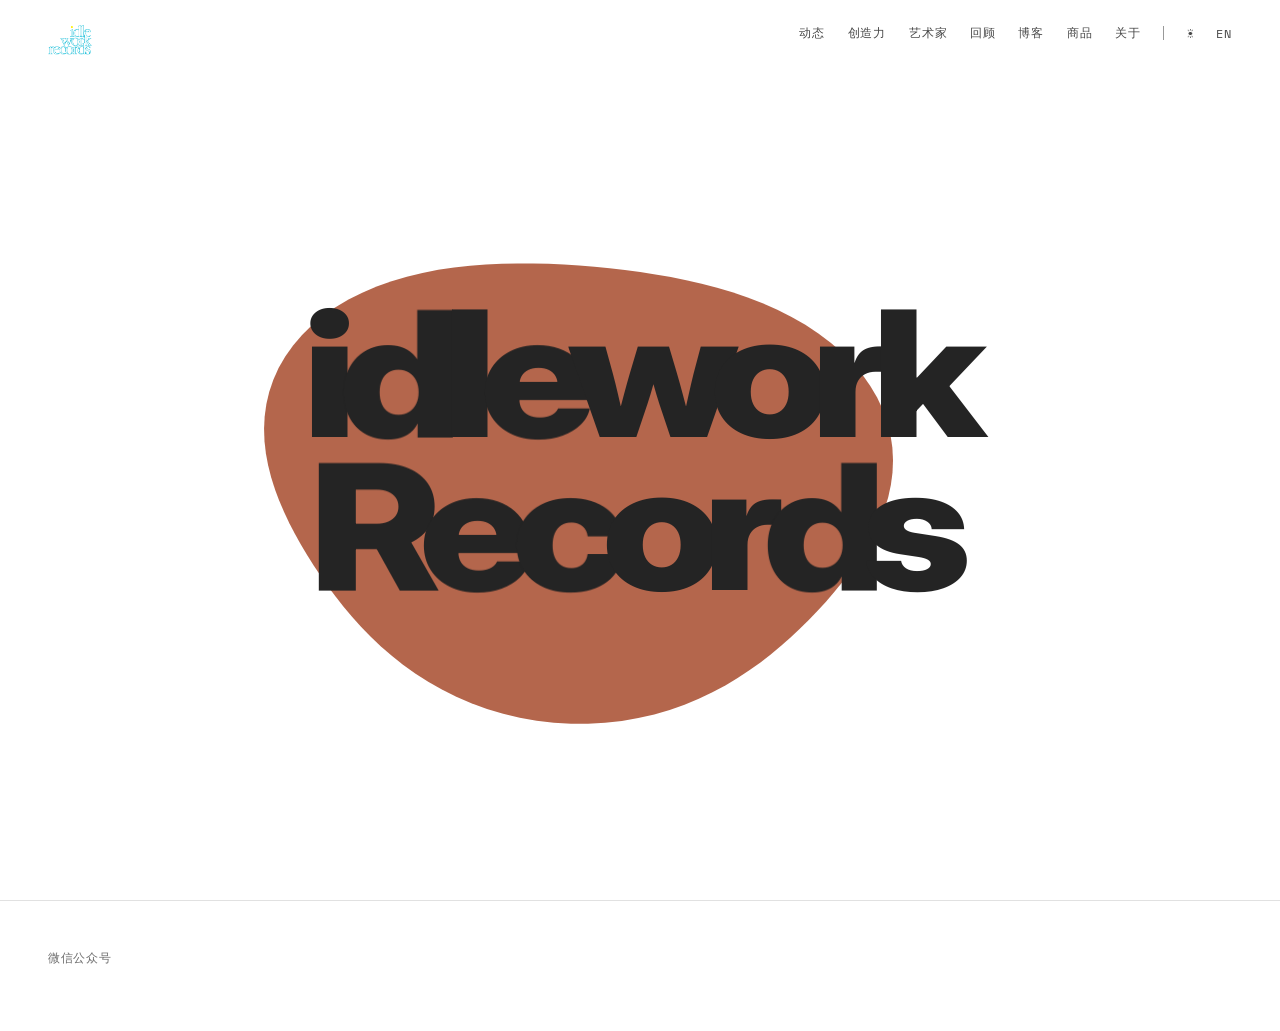
<file: index.html>
<!DOCTYPE html>
<html lang="zh-CN">
<head>
  <meta charset="UTF-8" />
  <meta name="viewport" content="width=device-width, initial-scale=1.0" />
  <link rel="icon" href="data:image/svg+xml,%3Csvg%20xmlns='http://www.w3.org/2000/svg'%20viewBox='0%200%2032%2032'%3E%3Crect%20width='32'%20height='32'%20fill='%23f4f1ea'/%3E%3Ccircle%20cx='16'%20cy='16'%20r='9'%20fill='%23c4c0e0'/%3E%3C/svg%3E" />
  <meta name="description" content="idlework Records · 一间手工制作、独立发行朋友间音乐的小厂牌 / A handmade, independently released record label for music by friends." />
  <meta property="og:title" content="idlework Records" />
  <meta property="og:type" content="website" />
  <meta property="og:description" content="idlework Records · 一间手工制作、独立发行朋友间音乐的小厂牌 / A handmade, independently released record label for music by friends." />
  <meta name="theme-color" content="#f4f1ea" />
  <title>idlework Records</title>
  <link rel="preconnect" href="https://fonts.googleapis.com" />
  <link rel="preconnect" href="https://fonts.gstatic.com" crossorigin />
  <link id="iw-fonts" href="https://fonts.googleapis.com/css2?family=Inter:wght@100..900&family=Newsreader:opsz,wght@6..72,200..800&family=Playfair+Display:wght@400..900&family=Roboto+Flex:opsz,wght,wdth@8..144,100..1000,25..151&family=Source+Serif+4:opsz,wght@8..60,200..900&family=Space+Mono:wght@400;700&family=Work+Sans:wght@100..900&display=swap" rel="stylesheet" />
  <link rel="stylesheet" href="styles.css" />
</head>
<body data-page="home">
  <section class="hero">
    <canvas id="morphCanvas" aria-hidden="true"></canvas>
    <div class="word">
      <span class="layer">idlework<br>Records</span>
      <span class="layer">idlework<br>Records</span>
    </div>
  </section>
  <script src="data.js"></script>
  <script src="app.js"></script>
</body>
</html>
</file>
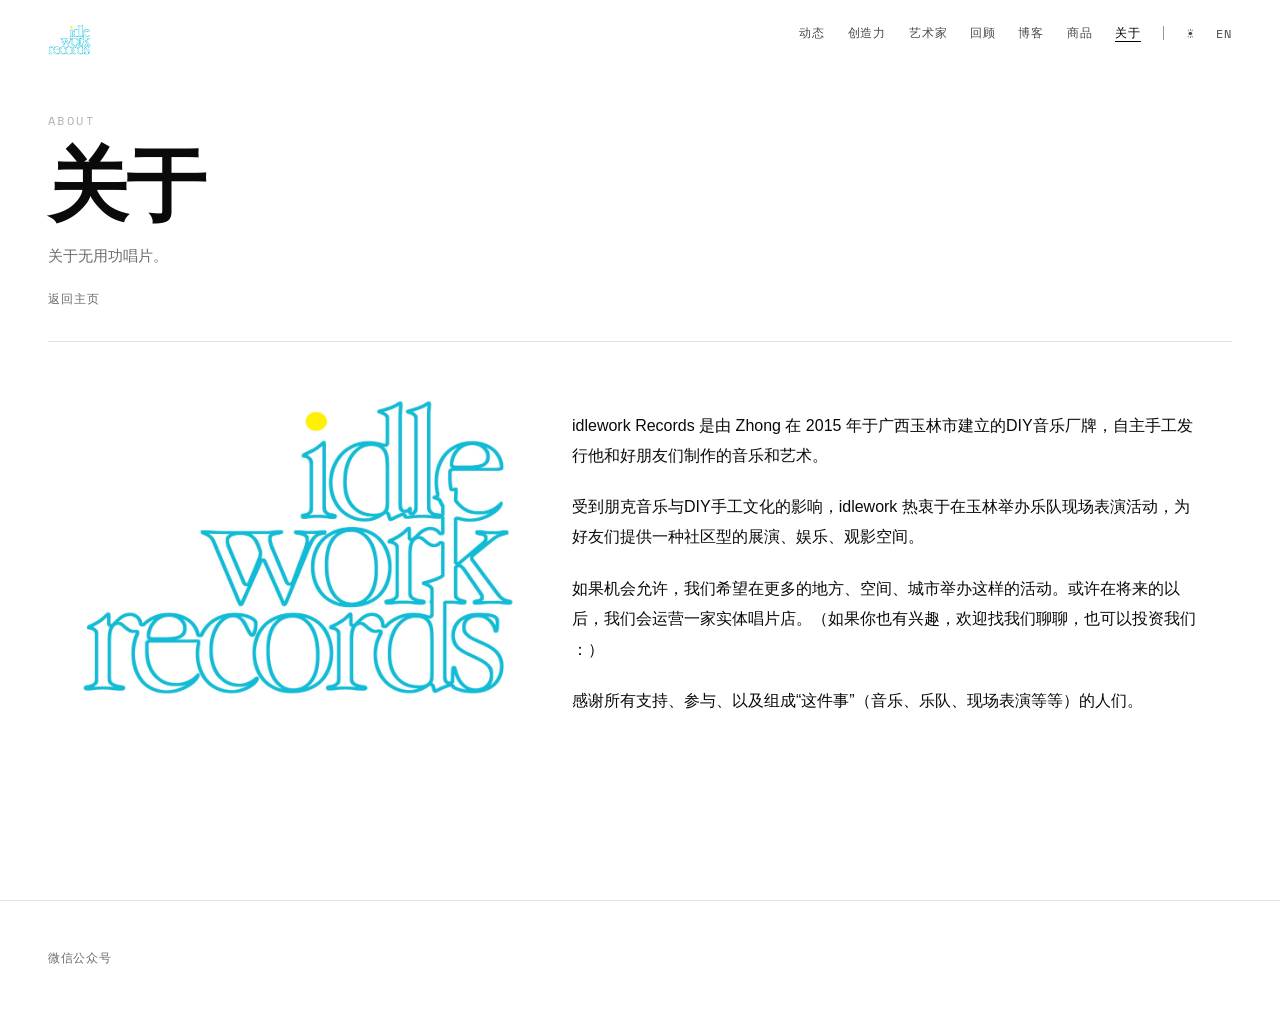
<file: about.html>
<!DOCTYPE html>
<html lang="zh-CN">
<head>
  <meta charset="UTF-8" />
  <meta name="viewport" content="width=device-width, initial-scale=1.0" />
  <title>ABOUT · idlework Records</title>
  <link rel="preconnect" href="https://fonts.googleapis.com" />
  <link rel="preconnect" href="https://fonts.gstatic.com" crossorigin />
  <link rel="icon" href="data:image/svg+xml,%3Csvg%20xmlns='http://www.w3.org/2000/svg'%20viewBox='0%200%2032%2032'%3E%3Crect%20width='32'%20height='32'%20fill='%23f4f1ea'/%3E%3Ccircle%20cx='16'%20cy='16'%20r='9'%20fill='%23c4c0e0'/%3E%3C/svg%3E" />
  <meta name="description" content="关于 idlework Records · 一间手工制作、独立发行朋友间音乐的小厂牌 / About idlework Records — a handmade, independently released record label for music by friends." />
  <meta property="og:title" content="About · idlework Records" />
  <meta property="og:type" content="website" />
  <meta property="og:description" content="关于 idlework Records · 一间手工制作、独立发行朋友间音乐的小厂牌 / About idlework Records — a handmade, independently released record label for music by friends." />
  <meta name="theme-color" content="#f4f1ea" />
  <link id="iw-fonts" href="https://fonts.googleapis.com/css2?family=Inter:wght@100..900&family=Newsreader:opsz,wght@6..72,200..800&family=Playfair+Display:wght@400..900&family=Roboto+Flex:opsz,wght,wdth@8..144,100..1000,25..151&family=Source+Serif+4:opsz,wght@8..60,200..900&family=Space+Mono:wght@400;700&family=Work+Sans:wght@100..900&display=swap" rel="stylesheet" />
  <link rel="stylesheet" href="styles.css" />
</head>
<body data-page="about">
  <main class="page" id="view">
    <div class="page-head">
      <div class="eyebrow" id="pageEyebrow"></div>
      <h1 id="pageTitle"></h1>
      <p class="intro" id="pageIntro"></p>
      <a class="back-home" href="index.html" data-i18n="back">返回主页</a>
    </div>
    <div id="pageBody"></div>
  </main>
  <script src="data.js"></script>
  <script src="app.js"></script>
</body>
</html>
</file>
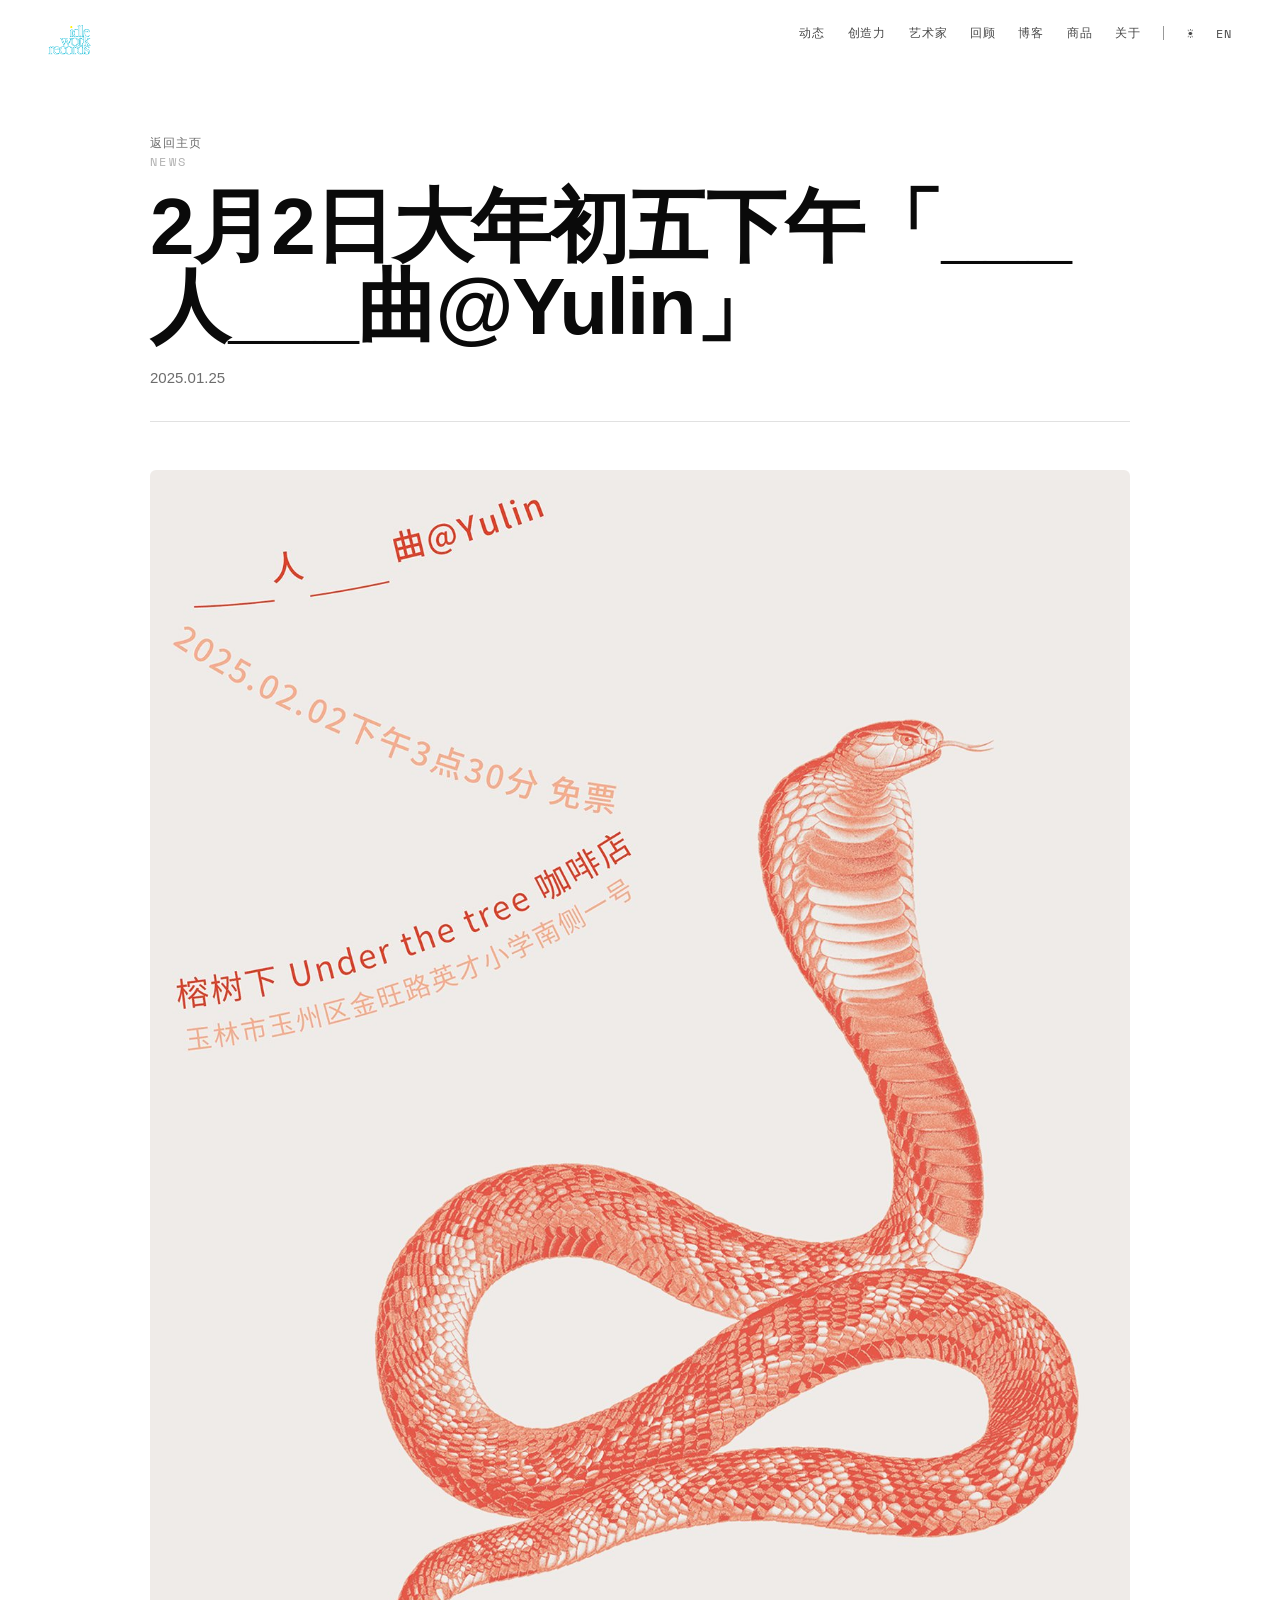
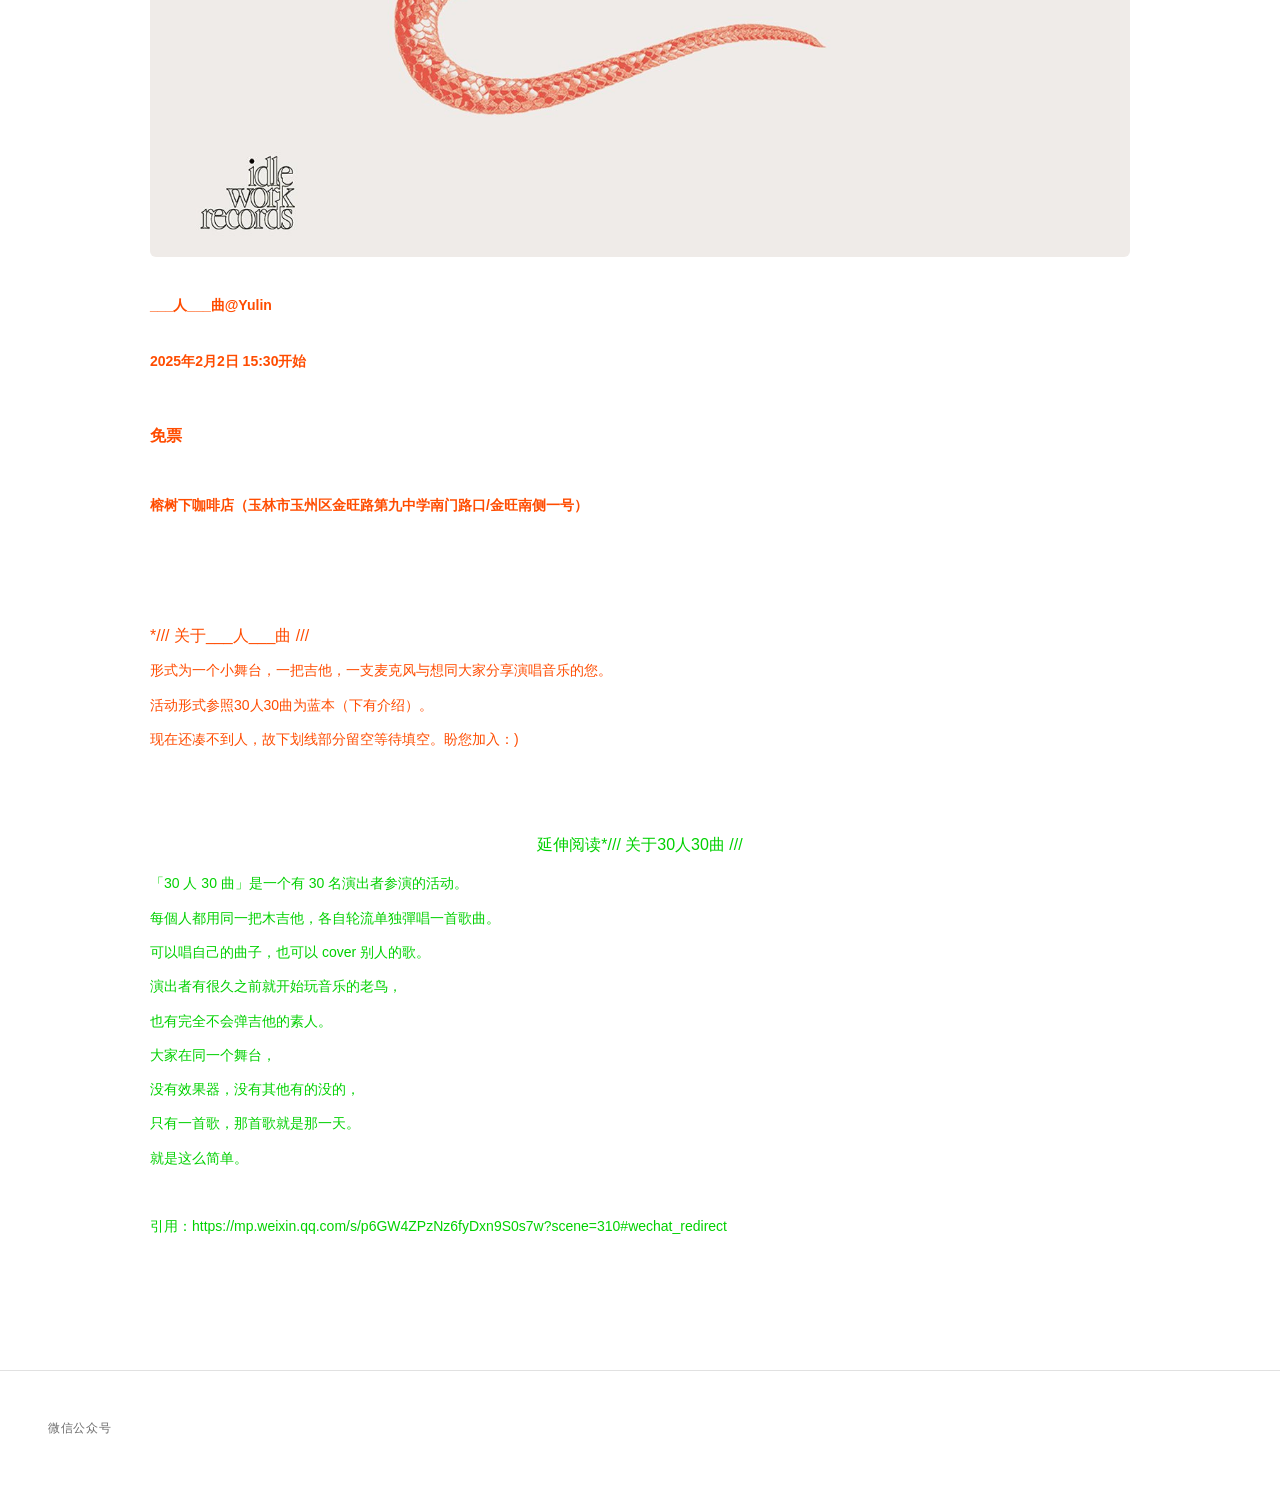
<file: article.html>
<!DOCTYPE html>
<html lang="zh-CN">
<head>
  <meta charset="UTF-8" />
  <meta name="viewport" content="width=device-width, initial-scale=1.0" />
  <title>ARTICLE · idlework Records</title>
  <link rel="preconnect" href="https://fonts.googleapis.com" />
  <link rel="preconnect" href="https://fonts.gstatic.com" crossorigin />
  <link rel="icon" href="data:image/svg+xml,%3Csvg%20xmlns='http://www.w3.org/2000/svg'%20viewBox='0%200%2032%2032'%3E%3Crect%20width='32'%20height='32'%20fill='%23f4f1ea'/%3E%3Ccircle%20cx='16'%20cy='16'%20r='9'%20fill='%23c4c0e0'/%3E%3C/svg%3E" />
  <meta name="description" content="idlework Records · 一间手工制作、独立发行朋友间音乐的小厂牌 / A handmade, independently released record label for music by friends." />
  <meta property="og:title" content="idlework Records" />
  <meta property="og:type" content="website" />
  <meta property="og:description" content="idlework Records · 一间手工制作、独立发行朋友间音乐的小厂牌 / A handmade, independently released record label for music by friends." />
  <meta name="theme-color" content="#f4f1ea" />
  <link id="iw-fonts" href="https://fonts.googleapis.com/css2?family=Inter:wght@100..900&family=Newsreader:opsz,wght@6..72,200..800&family=Playfair+Display:wght@400..900&family=Roboto+Flex:opsz,wght,wdth@8..144,100..1000,25..151&family=Source+Serif+4:opsz,wght@8..60,200..900&family=Space+Mono:wght@400;700&family=Work+Sans:wght@100..900&display=swap" rel="stylesheet" />
  <link rel="stylesheet" href="styles.css" />
</head>
<body data-page="article">
  <main class="page" id="view">
    <div class="page-head">
      <a class="back-home" id="artBack" href="news.html" data-i18n="back">返回列表</a>
      <div class="eyebrow" id="pageEyebrow"></div>
      <h1 id="pageTitle"></h1>
      <p class="intro" id="pageMeta"></p>
    </div>
    <div id="pageBody"></div>
  </main>
  <script src="data.js"></script>
  <script src="app.js"></script>
</body>
</html>
</file>
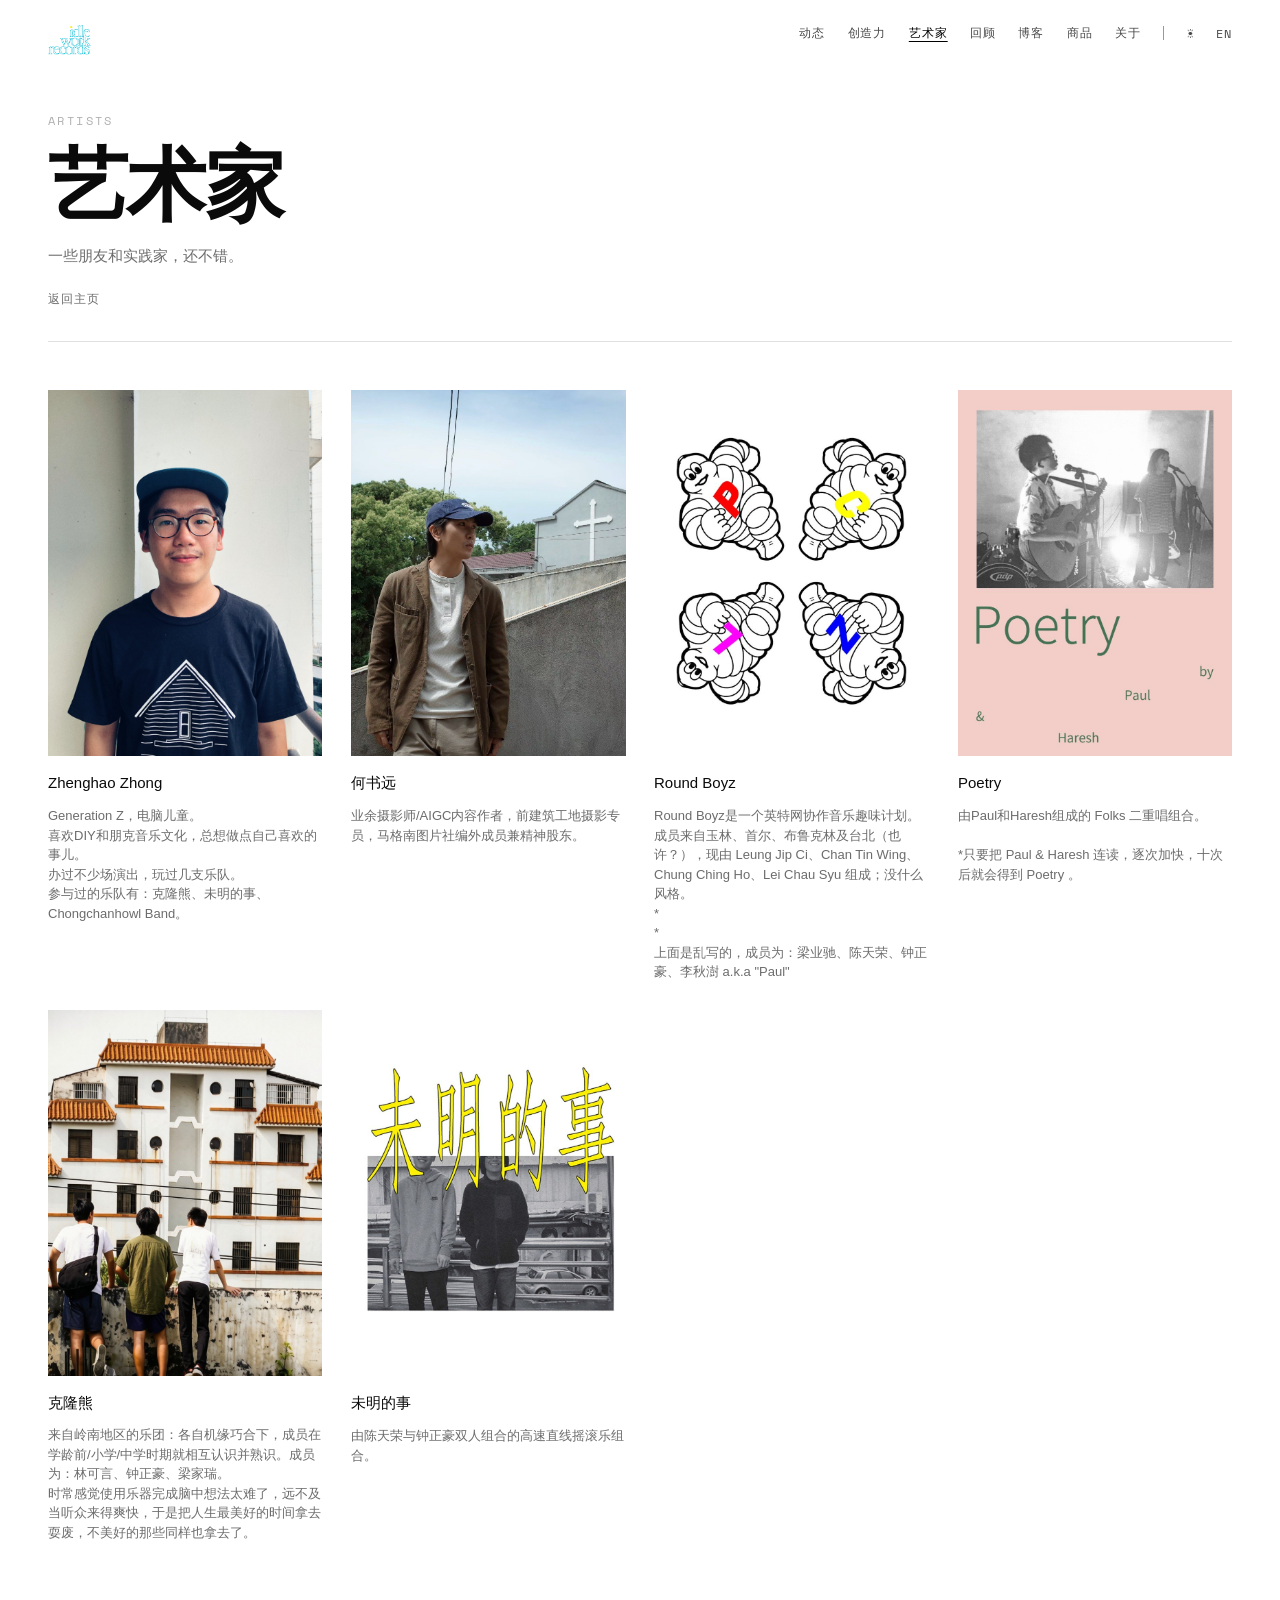
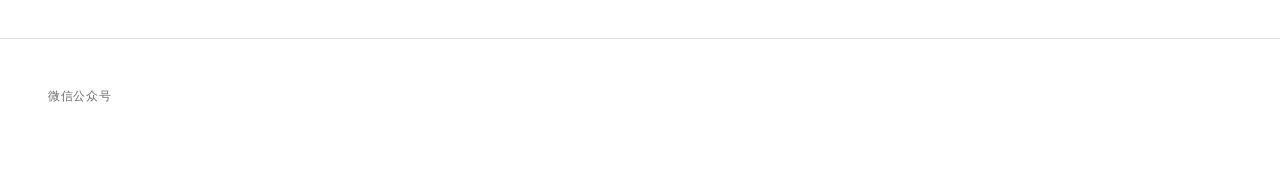
<file: artists.html>
<!DOCTYPE html>
<html lang="zh-CN">
<head>
  <meta charset="UTF-8" />
  <meta name="viewport" content="width=device-width, initial-scale=1.0" />
  <title>ARTISTS · idlework Records</title>
  <link rel="preconnect" href="https://fonts.googleapis.com" />
  <link rel="preconnect" href="https://fonts.gstatic.com" crossorigin />
  <link rel="icon" href="data:image/svg+xml,%3Csvg%20xmlns='http://www.w3.org/2000/svg'%20viewBox='0%200%2032%2032'%3E%3Crect%20width='32'%20height='32'%20fill='%23f4f1ea'/%3E%3Ccircle%20cx='16'%20cy='16'%20r='9'%20fill='%23c4c0e0'/%3E%3C/svg%3E" />
  <meta name="description" content="idlework Records · 一间手工制作、独立发行朋友间音乐的小厂牌 / A handmade, independently released record label for music by friends." />
  <meta property="og:title" content="idlework Records" />
  <meta property="og:type" content="website" />
  <meta property="og:description" content="idlework Records · 一间手工制作、独立发行朋友间音乐的小厂牌 / A handmade, independently released record label for music by friends." />
  <meta name="theme-color" content="#f4f1ea" />
  <link id="iw-fonts" href="https://fonts.googleapis.com/css2?family=Inter:wght@100..900&family=Newsreader:opsz,wght@6..72,200..800&family=Playfair+Display:wght@400..900&family=Roboto+Flex:opsz,wght,wdth@8..144,100..1000,25..151&family=Source+Serif+4:opsz,wght@8..60,200..900&family=Space+Mono:wght@400;700&family=Work+Sans:wght@100..900&display=swap" rel="stylesheet" />
  <link rel="stylesheet" href="styles.css" />
</head>
<body data-page="artists">
  <main class="page" id="view">
    <div class="page-head">
      <div class="eyebrow" id="pageEyebrow"></div>
      <h1 id="pageTitle"></h1>
      <p class="intro" id="pageIntro"></p>
      <a class="back-home" href="index.html" data-i18n="back">返回主页</a>
    </div>
    <div id="pageBody"></div>
  </main>
  <script src="data.js"></script>
  <script src="app.js"></script>
</body>
</html>
</file>
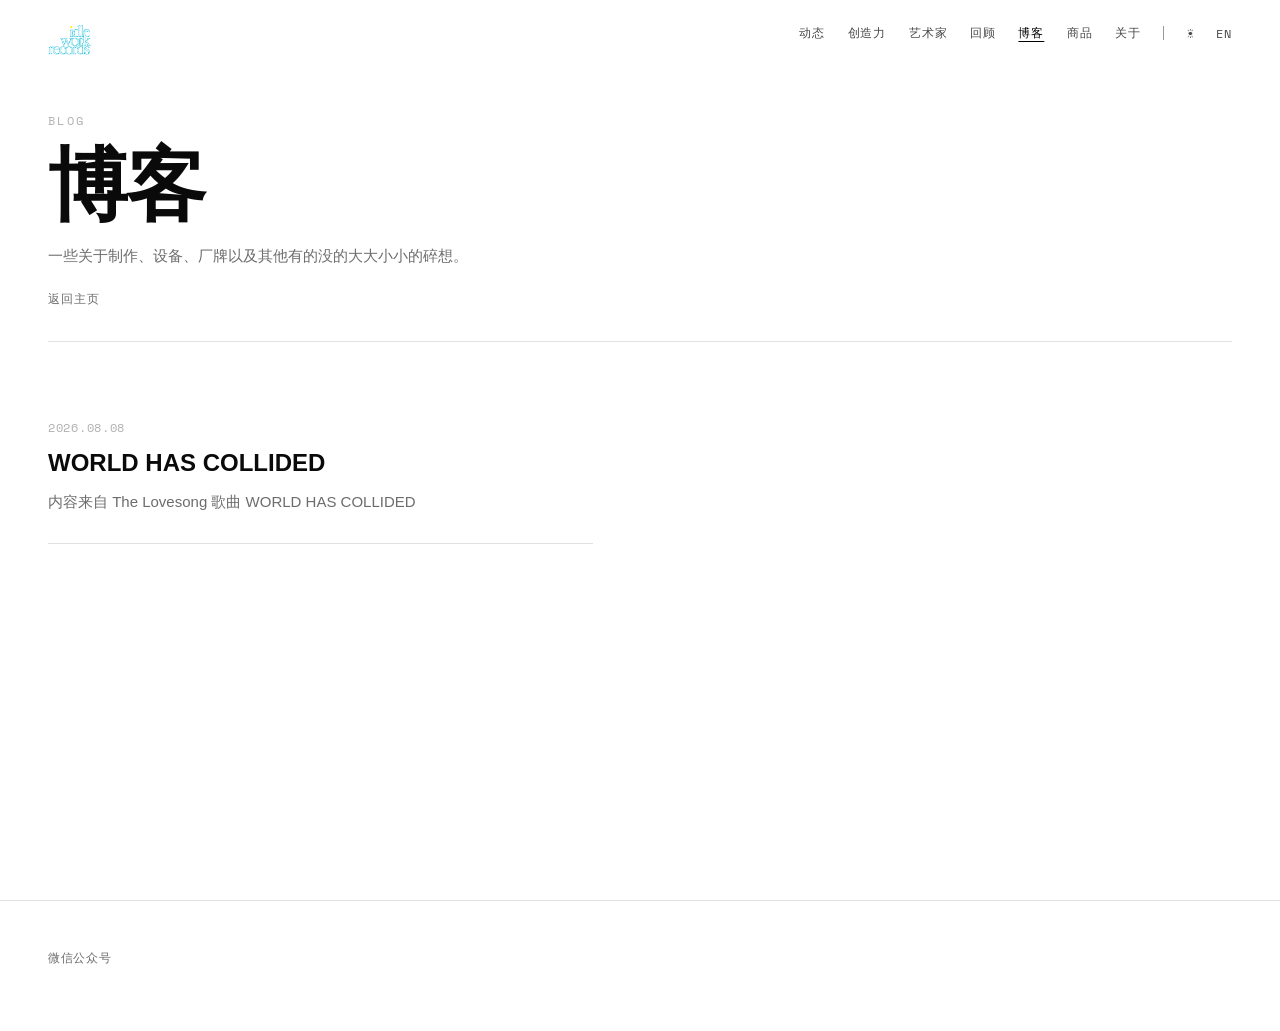
<file: blog.html>
<!DOCTYPE html>
<html lang="zh-CN">
<head>
  <meta charset="UTF-8" />
  <meta name="viewport" content="width=device-width, initial-scale=1.0" />
  <title>BLOG · idlework Records</title>
  <link rel="preconnect" href="https://fonts.googleapis.com" />
  <link rel="preconnect" href="https://fonts.gstatic.com" crossorigin />
  <link rel="icon" href="data:image/svg+xml,%3Csvg%20xmlns='http://www.w3.org/2000/svg'%20viewBox='0%200%2032%2032'%3E%3Crect%20width='32'%20height='32'%20fill='%23f4f1ea'/%3E%3Ccircle%20cx='16'%20cy='16'%20r='9'%20fill='%23c4c0e0'/%3E%3C/svg%3E" />
  <meta name="description" content="idlework Records · 一间手工制作、独立发行朋友间音乐的小厂牌 / A handmade, independently released record label for music by friends." />
  <meta property="og:title" content="idlework Records" />
  <meta property="og:type" content="website" />
  <meta property="og:description" content="idlework Records · 一间手工制作、独立发行朋友间音乐的小厂牌 / A handmade, independently released record label for music by friends." />
  <meta name="theme-color" content="#f4f1ea" />
  <link id="iw-fonts" href="https://fonts.googleapis.com/css2?family=Inter:wght@100..900&family=Newsreader:opsz,wght@6..72,200..800&family=Playfair+Display:wght@400..900&family=Roboto+Flex:opsz,wght,wdth@8..144,100..1000,25..151&family=Source+Serif+4:opsz,wght@8..60,200..900&family=Space+Mono:wght@400;700&family=Work+Sans:wght@100..900&display=swap" rel="stylesheet" />
  <link rel="stylesheet" href="styles.css" />
</head>
<body data-page="blog">
  <main class="page" id="view">
    <div class="page-head">
      <div class="eyebrow" id="pageEyebrow"></div>
      <h1 id="pageTitle"></h1>
      <p class="intro" id="pageIntro"></p>
      <a class="back-home" href="index.html" data-i18n="back">返回主页</a>
    </div>
    <div id="pageBody"></div>
  </main>
  <script src="data.js"></script>
  <script src="app.js"></script>
</body>
</html>
</file>
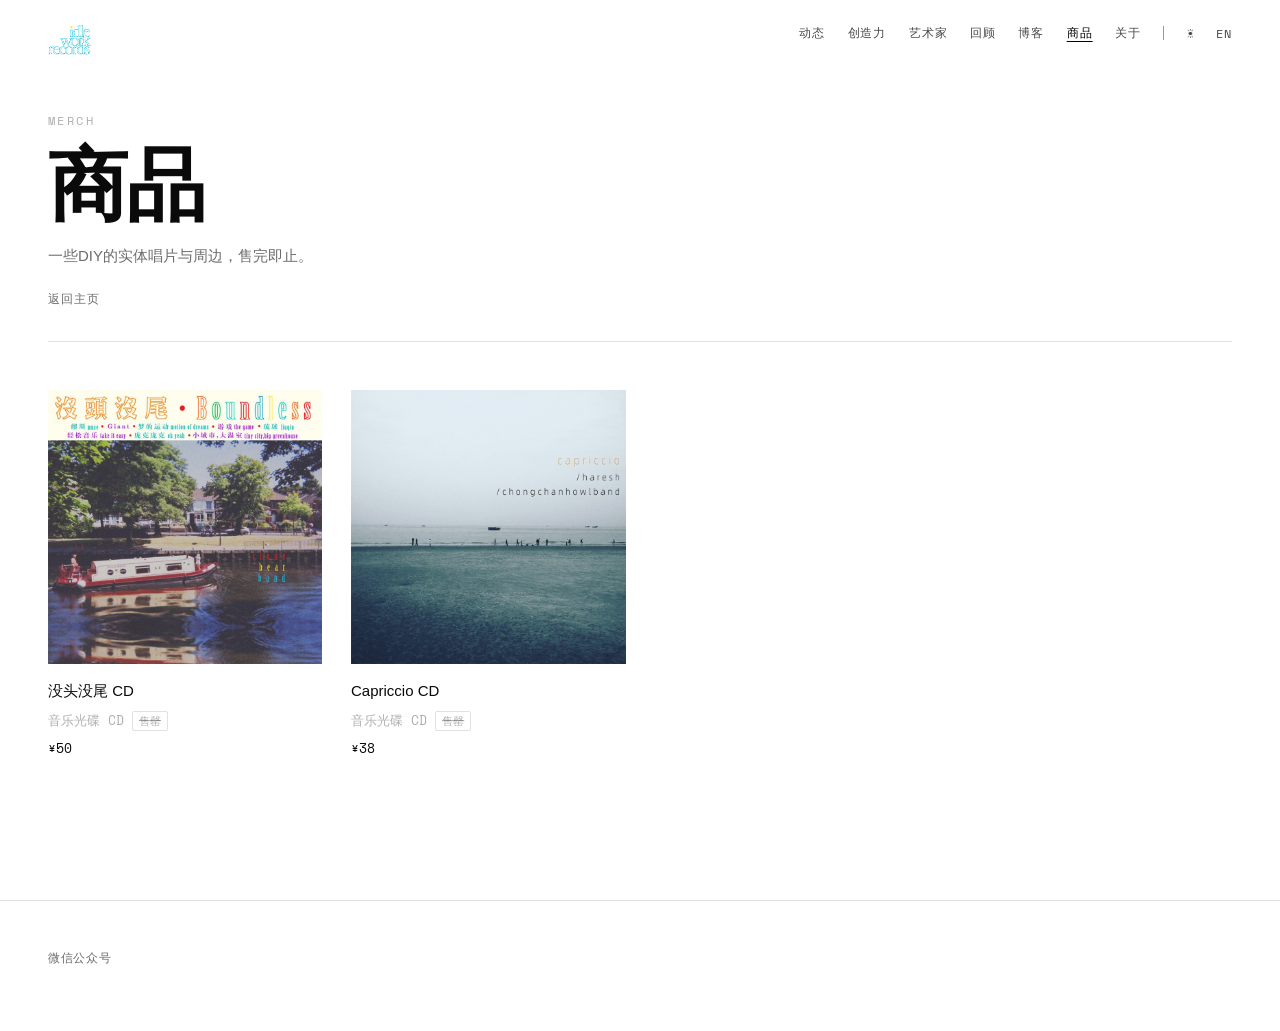
<file: merch.html>
<!DOCTYPE html>
<html lang="zh-CN">
<head>
  <meta charset="UTF-8" />
  <meta name="viewport" content="width=device-width, initial-scale=1.0" />
  <title>MERCH · idlework Records</title>
  <link rel="preconnect" href="https://fonts.googleapis.com" />
  <link rel="preconnect" href="https://fonts.gstatic.com" crossorigin />
  <link rel="icon" href="data:image/svg+xml,%3Csvg%20xmlns='http://www.w3.org/2000/svg'%20viewBox='0%200%2032%2032'%3E%3Crect%20width='32'%20height='32'%20fill='%23f4f1ea'/%3E%3Ccircle%20cx='16'%20cy='16'%20r='9'%20fill='%23c4c0e0'/%3E%3C/svg%3E" />
  <meta name="description" content="idlework Records · 一间手工制作、独立发行朋友间音乐的小厂牌 / A handmade, independently released record label for music by friends." />
  <meta property="og:title" content="idlework Records" />
  <meta property="og:type" content="website" />
  <meta property="og:description" content="idlework Records · 一间手工制作、独立发行朋友间音乐的小厂牌 / A handmade, independently released record label for music by friends." />
  <meta name="theme-color" content="#f4f1ea" />
  <link id="iw-fonts" href="https://fonts.googleapis.com/css2?family=Inter:wght@100..900&family=Newsreader:opsz,wght@6..72,200..800&family=Playfair+Display:wght@400..900&family=Roboto+Flex:opsz,wght,wdth@8..144,100..1000,25..151&family=Source+Serif+4:opsz,wght@8..60,200..900&family=Space+Mono:wght@400;700&family=Work+Sans:wght@100..900&display=swap" rel="stylesheet" />
  <link rel="stylesheet" href="styles.css" />
</head>
<body data-page="merch">
  <main class="page" id="view">
    <div class="page-head">
      <div class="eyebrow" id="pageEyebrow"></div>
      <h1 id="pageTitle"></h1>
      <p class="intro" id="pageIntro"></p>
      <a class="back-home" href="index.html" data-i18n="back">返回主页</a>
    </div>
    <div id="pageBody"></div>
  </main>
  <script src="data.js"></script>
  <script src="app.js"></script>
</body>
</html>
</file>
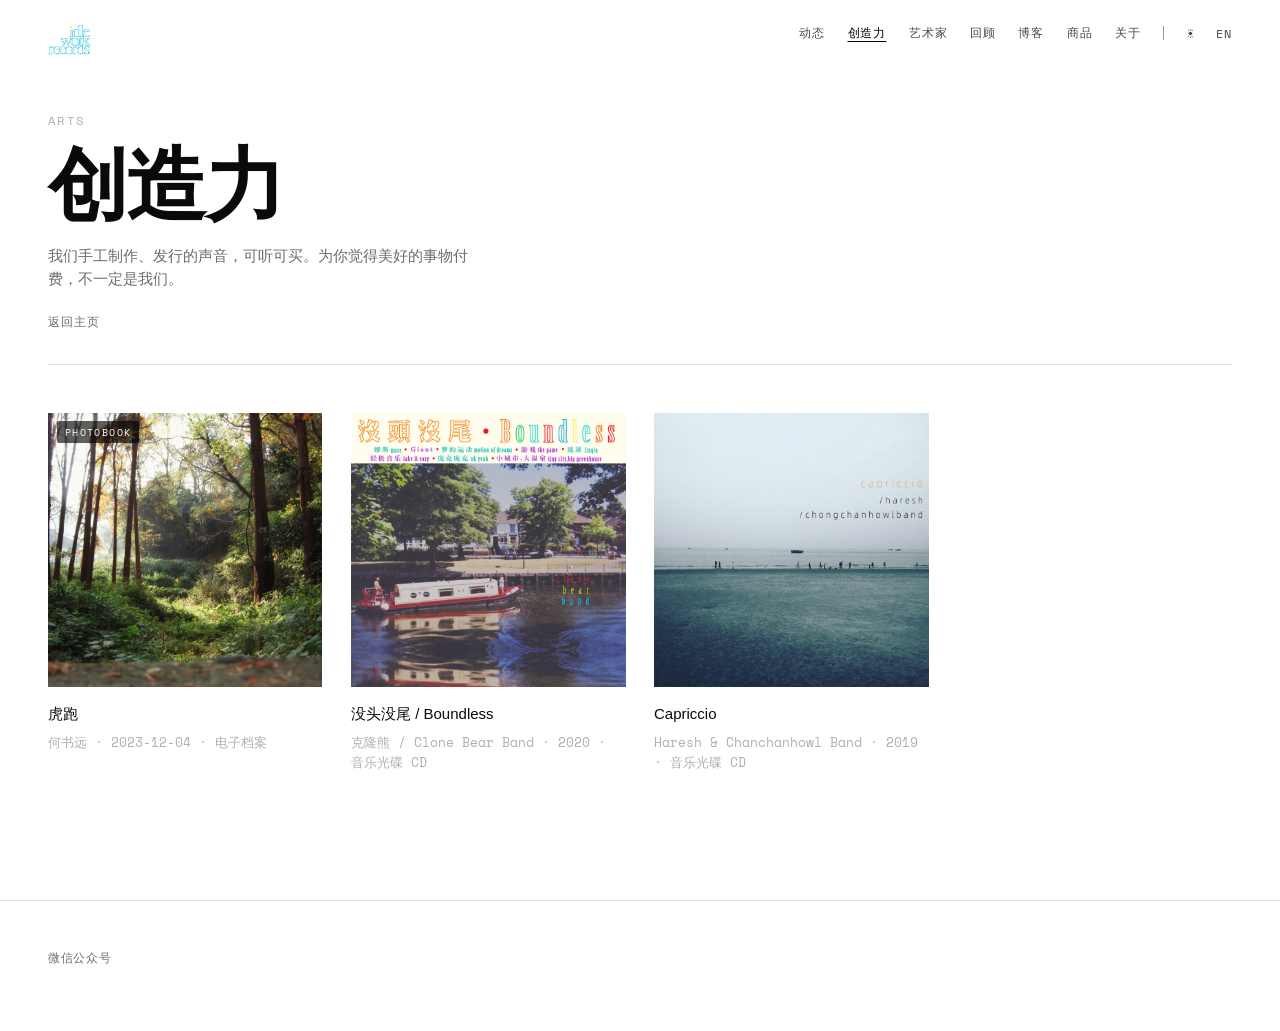
<file: music.html>
<!DOCTYPE html>
<html lang="zh-CN">
<head>
  <meta charset="UTF-8" />
  <meta name="viewport" content="width=device-width, initial-scale=1.0" />
  <title>ARTS · idlework Records</title>
  <link rel="preconnect" href="https://fonts.googleapis.com" />
  <link rel="preconnect" href="https://fonts.gstatic.com" crossorigin />
  <link rel="icon" href="data:image/svg+xml,%3Csvg%20xmlns='http://www.w3.org/2000/svg'%20viewBox='0%200%2032%2032'%3E%3Crect%20width='32'%20height='32'%20fill='%23f4f1ea'/%3E%3Ccircle%20cx='16'%20cy='16'%20r='9'%20fill='%23c4c0e0'/%3E%3C/svg%3E" />
  <meta name="description" content="idlework Records · 一间手工制作、独立发行朋友间音乐的小厂牌 / A handmade, independently released record label for music by friends." />
  <meta property="og:title" content="idlework Records" />
  <meta property="og:type" content="website" />
  <meta property="og:description" content="idlework Records · 一间手工制作、独立发行朋友间音乐的小厂牌 / A handmade, independently released record label for music by friends." />
  <meta name="theme-color" content="#f4f1ea" />
  <link id="iw-fonts" href="https://fonts.googleapis.com/css2?family=Inter:wght@100..900&family=Newsreader:opsz,wght@6..72,200..800&family=Playfair+Display:wght@400..900&family=Roboto+Flex:opsz,wght,wdth@8..144,100..1000,25..151&family=Source+Serif+4:opsz,wght@8..60,200..900&family=Space+Mono:wght@400;700&family=Work+Sans:wght@100..900&display=swap" rel="stylesheet" />
  <link rel="stylesheet" href="styles.css" />
</head>
<body data-page="music">
  <main class="page" id="view">
    <div class="page-head">
      <div class="eyebrow" id="pageEyebrow"></div>
      <h1 id="pageTitle"></h1>
      <p class="intro" id="pageIntro"></p>
      <a class="back-home" href="index.html" data-i18n="back">返回主页</a>
    </div>
    <div id="pageBody"></div>
  </main>
  <script src="data.js"></script>
  <script src="app.js"></script>
</body>
</html>
</file>
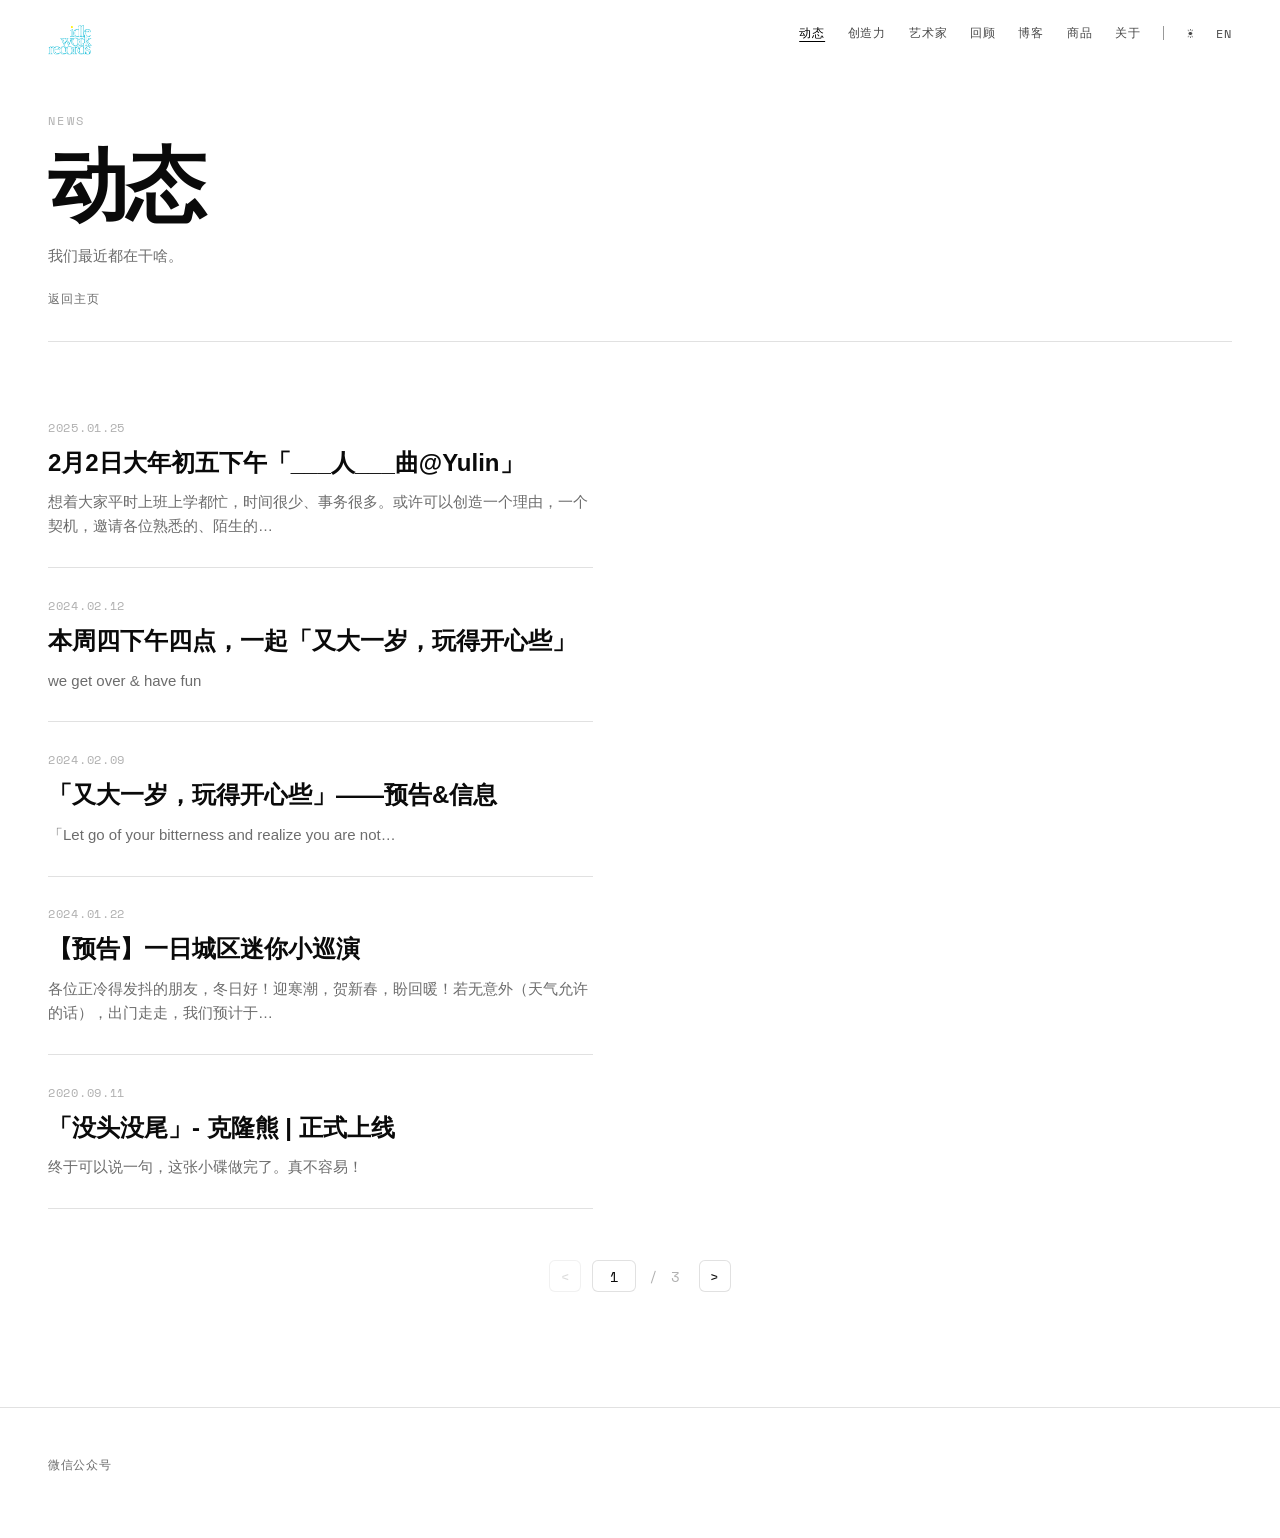
<file: news.html>
<!DOCTYPE html>
<html lang="zh-CN">
<head>
  <meta charset="UTF-8" />
  <meta name="viewport" content="width=device-width, initial-scale=1.0" />
  <title>NEWS · idlework Records</title>
  <link rel="preconnect" href="https://fonts.googleapis.com" />
  <link rel="preconnect" href="https://fonts.gstatic.com" crossorigin />
  <link rel="icon" href="data:image/svg+xml,%3Csvg%20xmlns='http://www.w3.org/2000/svg'%20viewBox='0%200%2032%2032'%3E%3Crect%20width='32'%20height='32'%20fill='%23f4f1ea'/%3E%3Ccircle%20cx='16'%20cy='16'%20r='9'%20fill='%23c4c0e0'/%3E%3C/svg%3E" />
  <meta name="description" content="idlework Records · 一间手工制作、独立发行朋友间音乐的小厂牌 / A handmade, independently released record label for music by friends." />
  <meta property="og:title" content="idlework Records" />
  <meta property="og:type" content="website" />
  <meta property="og:description" content="idlework Records · 一间手工制作、独立发行朋友间音乐的小厂牌 / A handmade, independently released record label for music by friends." />
  <meta name="theme-color" content="#f4f1ea" />
  <link id="iw-fonts" href="https://fonts.googleapis.com/css2?family=Inter:wght@100..900&family=Newsreader:opsz,wght@6..72,200..800&family=Playfair+Display:wght@400..900&family=Roboto+Flex:opsz,wght,wdth@8..144,100..1000,25..151&family=Source+Serif+4:opsz,wght@8..60,200..900&family=Space+Mono:wght@400;700&family=Work+Sans:wght@100..900&display=swap" rel="stylesheet" />
  <link rel="stylesheet" href="styles.css" />
</head>
<body data-page="news">
  <main class="page" id="view">
    <div class="page-head">
      <div class="eyebrow" id="pageEyebrow"></div>
      <h1 id="pageTitle"></h1>
      <p class="intro" id="pageIntro"></p>
      <a class="back-home" href="index.html" data-i18n="back">返回主页</a>
    </div>
    <div id="pageBody"></div>
  </main>
  <script src="data.js"></script>
  <script src="app.js"></script>
</body>
</html>
</file>
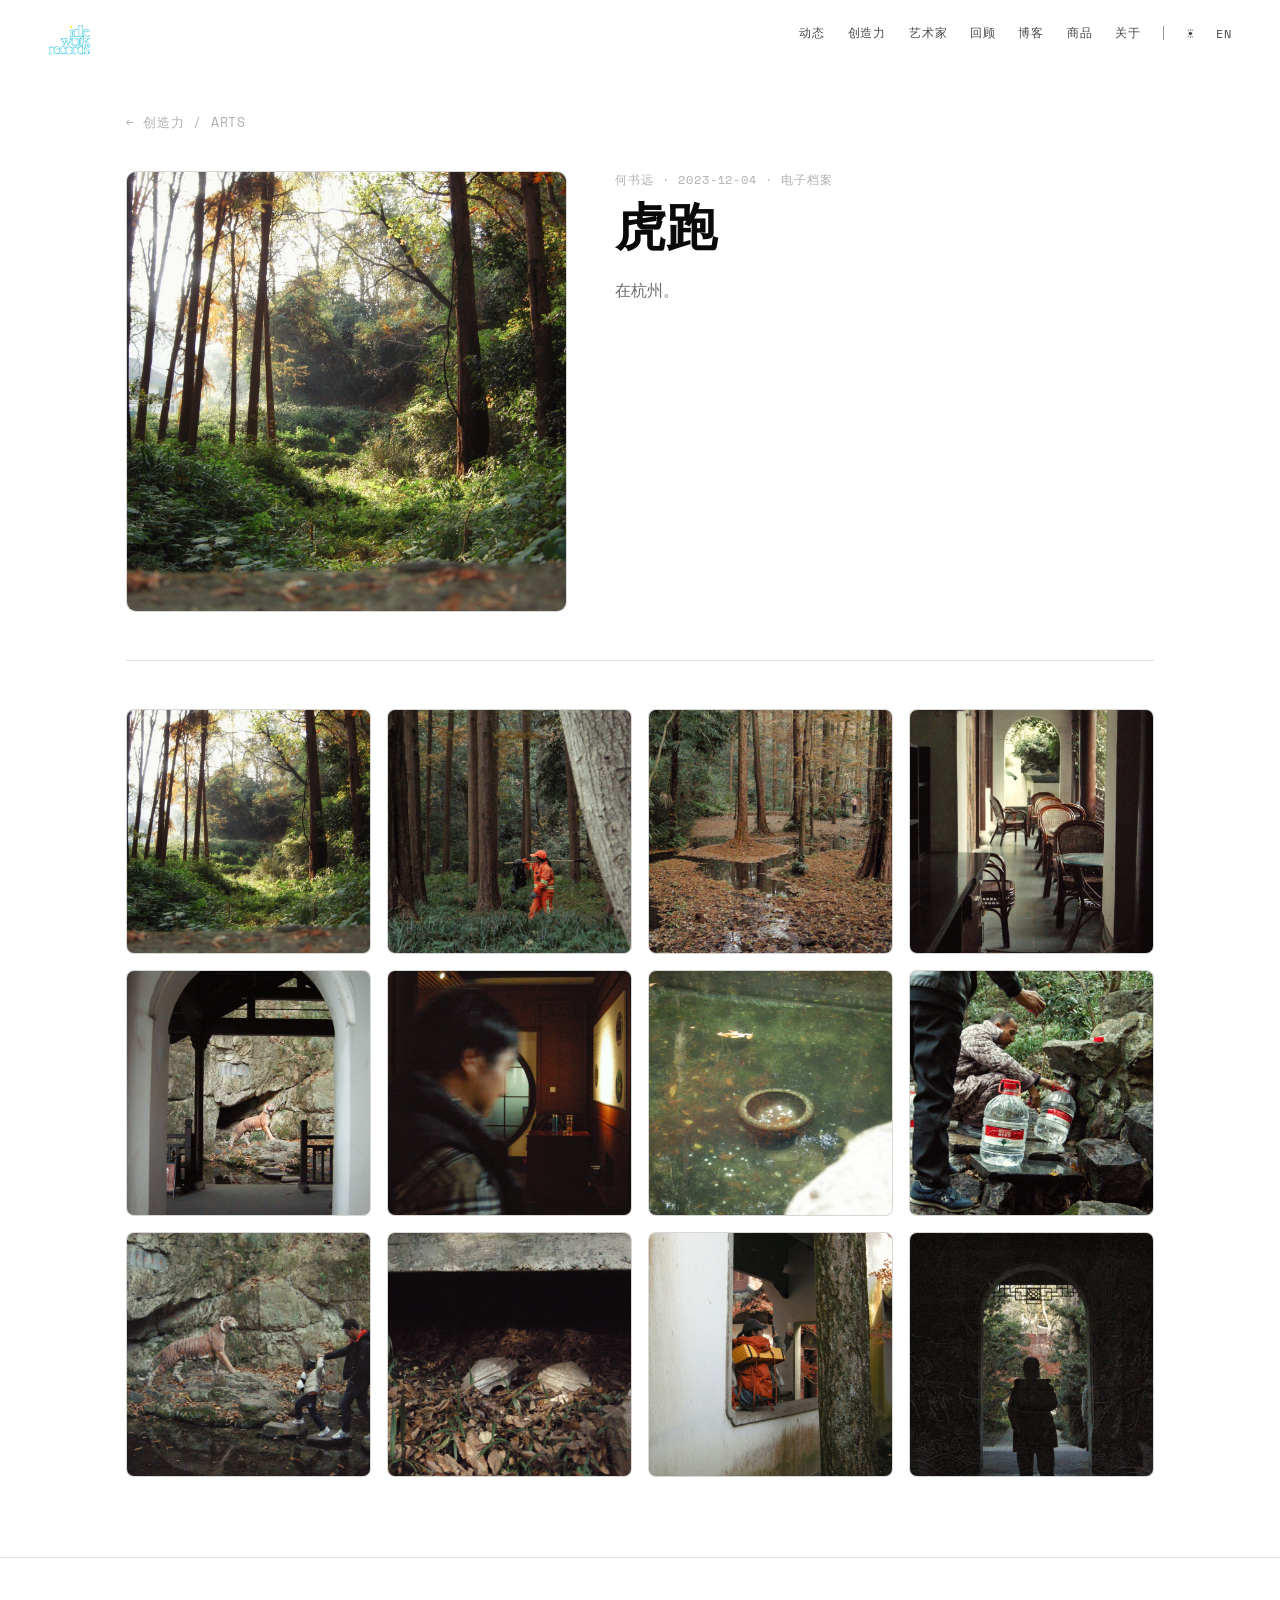
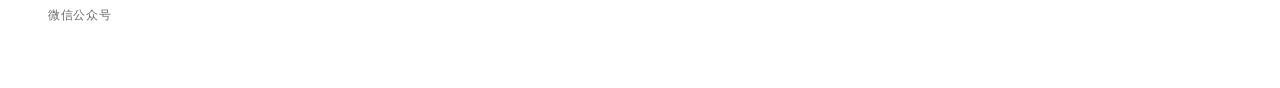
<file: photobook.html>
<!DOCTYPE html>
<html lang="zh-CN">
<head>
  <meta charset="UTF-8">
  <meta name="viewport" content="width=device-width, initial-scale=1.0">
  <title>idlework Records · 摄影集</title>
  <link rel="preconnect" href="https://fonts.googleapis.com">
  <link rel="preconnect" href="https://fonts.gstatic.com" crossorigin>
  <link rel="stylesheet" href="styles.css">
  <link id="iw-fonts" rel="stylesheet"
    href="https://fonts.googleapis.com/css2?family=Inter:wght@100..900&family=Newsreader:opsz,wght@6..72,200..800&family=Playfair+Display:wght@400..900&family=Roboto+Flex:opsz,wght,wdth@8..144,100..1000,25..151&family=Source+Serif+4:opsz,wght@8..60,200..900&family=Space+Mono:wght@400;700&family=Work+Sans:wght@100..900&display=swap">
</head>
<body>
  <main id="pbView"></main>
  <script src="data.js"></script>
  <script>
  /* ===== 摄影集独立网页（photobook.html?pb=N）=====
     复用站点样式与内容管线：先读 data.js 默认 → content.json（部署）→ iwStore（本地后台编辑）。 */
  const NAV = [
    { en: "NEWS",    zh: "动态",   href: "news.html" },
    { en: "ARTS",    zh: "创造力",   href: "music.html" },
    { en: "ARTISTS", zh: "艺术家", href: "artists.html" },
    { en: "REVIEWS", zh: "回顾",   href: "reviews.html" },
    { en: "BLOG",    zh: "博客",   href: "blog.html" },
    { en: "MERCH",   zh: "商品",   href: "merch.html" },
    { en: "ABOUT",   zh: "关于",   href: "about.html" },
  ];
  const store = {
    get(k, d) { try { return localStorage.getItem(k) || d; } catch { return d; } },
    set(k, v) { try { localStorage.setItem(k, v); } catch {} },
  };
  const iwStore = (() => {
    const DB = "iw-store", OS = "kv";
    function open() {
      return new Promise((res, rej) => {
        const req = indexedDB.open(DB, 1);
        req.onupgradeneeded = () => { if (!req.result.objectStoreNames.contains(OS)) req.result.createObjectStore(OS); };
        req.onsuccess = () => res(req.result); req.onerror = () => rej(req.error);
      });
    }
    async function get(key) {
      try {
        const db = await open();
        const v = await new Promise((res, rej) => {
          const tx = db.transaction(OS, "readonly");
          const r = tx.objectStore(OS).get(key);
          r.onsuccess = () => res(r.result); r.onerror = () => rej(r.error);
        });
        db.close();
        if (v !== undefined) return v;
      } catch {}
      try { const s = localStorage.getItem(key); return s == null ? null : (() => { try { return JSON.parse(s); } catch { return s; } })(); }
      catch { return null; }
    }
    return { get };
  })();
  let theme = store.get("iw-theme", "light");
  let lang = store.get("iw-lang", "zh");
  const grad = (c) => `linear-gradient(135deg, ${c[0]}, ${c[1]})`;
  const escHtml = (s) => String(s == null ? "" : s).replace(/[&<>"']/g, (c) => ({ "&": "&amp;", "<": "&lt;", ">": "&gt;", '"': "&quot;", "'": "&#39;" }[c]));
  const escAttr = (s) => escHtml(s);
  const metaLine = (...parts) => parts.filter((x) => String(x ?? "").trim() !== "").join(" · ");

  /* ---------- 共享头部 / 页脚（与站点一致） ---------- */
  function injectHeader() {
    const cur = "photobook.html";
    const links = NAV.map((it) => `<a href="${it.href}" class="${it.href === cur ? "active" : ""}" data-nav="${it.en}">${lang === "zh" ? it.zh : it.en}</a>`).join("");
    const brand = document.createElement("a");
    brand.className = "brand"; brand.href = "index.html";
    brand.innerHTML = `<img src="logo.png" alt="idlework records" class="brand-logo">`;
    const header = document.createElement("header");
    header.className = "topnav";
    header.innerHTML = `
      <button class="nav-toggle" id="navToggle" aria-label="menu" aria-expanded="false"><span></span><span></span><span></span></button>
      <nav class="nav-btns nav-btns-inline">${links}<span class="sep"></span>
        <button id="themeToggle" data-i18n="theme" title="theme">☀</button>
        <button id="langToggle" data-i18n="lang">EN</button>
      </nav>`;
    const panel = document.createElement("div");
    panel.className = "nav-panel"; panel.id = "navPanel";
    panel.innerHTML = `<a href="index.html" class="nav-panel-home">首页 / Home</a>${links}
      <div class="nav-panel-foot"><button class="panel-theme" data-i18n="theme" title="theme">☀</button><button class="panel-lang" data-i18n="lang">EN</button></div>`;
    document.body.prepend(panel); document.body.prepend(header); document.body.prepend(brand);
    document.getElementById("themeToggle").addEventListener("click", toggleTheme);
    document.getElementById("langToggle").addEventListener("click", toggleLang);
    document.getElementById("navToggle").addEventListener("click", toggleNav);
    panel.querySelector(".panel-theme").addEventListener("click", toggleTheme);
    panel.querySelector(".panel-lang").addEventListener("click", toggleLang);
    panel.querySelectorAll("a").forEach((a) => a.addEventListener("click", closeNav));
    document.addEventListener("click", (e) => {
      const p = document.getElementById("navPanel");
      if (!p || !p.classList.contains("open")) return;
      const t = document.getElementById("navToggle");
      if (p.contains(e.target) || (t && t.contains(e.target))) return;
      closeNav();
    });
  }
  function toggleNav() {
    const p = document.getElementById("navPanel"), t = document.getElementById("navToggle");
    const open = p.classList.toggle("open");
    if (t) { t.classList.toggle("active", open); t.setAttribute("aria-expanded", open ? "true" : "false"); }
    document.body.classList.toggle("nav-open", open);
  }
  function closeNav() {
    const p = document.getElementById("navPanel"), t = document.getElementById("navToggle");
    if (p) p.classList.remove("open");
    if (t) { t.classList.remove("active"); t.setAttribute("aria-expanded", "false"); }
    document.body.classList.remove("nav-open");
  }
  function injectFooter() {
    const footer = document.createElement("footer");
    footer.className = "footer";
    footer.innerHTML = `<div class="f-links">${LABEL.social.map((s) => `<a href="${s.url}" target="_blank" rel="noopener">${s.name}</a>`).join("")}</div>`;
    document.body.append(footer);
  }
  function applyTheme() {
    document.documentElement.classList.toggle("dark", theme === "dark");
    document.querySelectorAll('[data-i18n="theme"]').forEach((el) => { el.textContent = theme === "dark" ? "🌙" : "☀"; });
  }
  function toggleTheme() { theme = theme === "dark" ? "light" : "dark"; store.set("iw-theme", theme); applyTheme(); }
  function applyLang() {
    document.documentElement.lang = lang === "zh" ? "zh-CN" : "en";
    document.querySelectorAll("[data-i18n]").forEach((el) => {
      const k = el.getAttribute("data-i18n");
      if (k === "lang") { el.textContent = I18N[lang].lang; return; }
      if (k === "theme") return;
      if (I18N[lang][k] != null) el.textContent = I18N[lang][k];
    });
    document.querySelectorAll("a[data-nav]").forEach((a) => {
      const it = NAV.find((n) => n.en === a.getAttribute("data-nav"));
      if (it) a.textContent = lang === "zh" ? it.zh : it.en;
    });
  }
  function toggleLang() { lang = lang === "zh" ? "en" : "zh"; store.set("iw-lang", lang); location.reload(); }

  /* ---------- 载入摄影集内容（与站点管线一致） ---------- */
  async function loadPhotobooks() {
    try {
      const r = await fetch("content.json", { cache: "no-store" });
      if (r.ok) {
        const ov = await r.json();
        if (ov.photobooks && ov.photobooks.length) { PHOTOBOOKS.length = 0; PHOTOBOOKS.push(...ov.photobooks); }
      }
    } catch {}
    try {
      const ov = await iwStore.get("iw-content");
      if (ov && ov.photobooks && ov.photobooks.length) { PHOTOBOOKS.length = 0; PHOTOBOOKS.push(...ov.photobooks); }
    } catch {}
  }

  /* ---------- 载入页脚联系方式（后台可编辑） ---------- */
  async function loadSocial() {
    try {
      const r = await fetch("content.json", { cache: "no-store" });
      if (r.ok) {
        const ov = await r.json();
        if (Array.isArray(ov.social) && ov.social.length) LABEL.social = ov.social;
      }
    } catch {}
    try {
      const ov = await iwStore.get("iw-content");
      if (ov && Array.isArray(ov.social) && ov.social.length) LABEL.social = ov.social;
    } catch {}
  }

  function coverHTML(p) {
    if (p.cover) return `<img src="${escAttr(p.cover)}" alt="${escAttr(p.title)}">`;
    const first = (p.photos && p.photos[0]) || "";
    if (first) return `<img src="${escAttr(first)}" alt="${escAttr(p.title)}">`;
    return `<div class="detail-cover-grad" style="background:${grad(["#3a3a3a", "#8a8a8a"])}"></div>`;
  }

  let light = null;   // { photos, idx }
  function openLight(i) {
    const m = document.getElementById("pbLight");
    const photos = light.photos;
    light.idx = (i + photos.length) % photos.length;
    document.getElementById("pbLightImg").src = photos[light.idx];
    document.getElementById("pbLightCounter").textContent = `${light.idx + 1} / ${photos.length}`;
    m.classList.add("open");
    document.body.classList.add("no-scroll");
  }
  function closeLight() {
    const m = document.getElementById("pbLight");
    if (m) m.classList.remove("open");
    document.body.classList.remove("no-scroll");
    light = null;
  }

  async function main() {
    applyTheme();
    injectHeader(); applyLang();
    await loadPhotobooks();
    await loadSocial();
    injectFooter();

    const params = new URLSearchParams(location.search);
    const idx = parseInt(params.get("pb") || "0", 10);
    const p = PHOTOBOOKS[idx];
    const L = I18N[lang];
    const view = document.getElementById("pbView");

    if (!p) {
      view.innerHTML = `<div class="pb-missing"><h1>${L.photoBooks}</h1><p>未找到该摄影集。<a href="music.html">← ${lang === "zh" ? "返回创造力" : "Back to Arts"}</a></p></div>`;
      return;
    }
    const photos = p.photos || [];
    const backLabel = lang === "zh" ? "← 创造力 / Arts" : "← Arts";
    view.innerHTML = `
      <div class="pb-page">
        <a class="pb-back" href="music.html">${backLabel}</a>
        <div class="pb-hero">
          <div class="pb-hero-cover">${coverHTML(p)}</div>
          <div class="pb-hero-info">
            <div class="pb-hero-tags">${escHtml(metaLine(p.artist, p.year, p.format))}</div>
            <h1 class="pb-hero-title">${escHtml(p.title)}</h1>
            <p class="pb-hero-desc">${escHtml(p.desc || "").replace(/\n/g, "<br>")}</p>
          </div>
        </div>
        <div class="pb-grid">
          ${photos.length ? photos.map((src, i) => `<button class="pb-cell" data-i="${i}" aria-label="${escAttr(p.title)} ${i + 1}"><img src="${escAttr(src)}" alt=""></button>`).join("")
            : `<div class="pb-empty">${lang === "zh" ? "暂未上传照片" : "No photos yet"}</div>`}
        </div>
      </div>

      <div class="gallery-modal" id="pbLight" aria-hidden="true">
        <div class="gallery-backdrop" id="pbLightBackdrop"></div>
        <div class="gallery-panel" role="dialog" aria-modal="true">
          <button class="gallery-close" id="pbLightClose" aria-label="关闭">✕</button>
          <div class="gallery-stage">
            <button class="gallery-nav gallery-prev" id="pbLightPrev" aria-label="上一张">‹</button>
            <img class="gallery-img" id="pbLightImg" alt="">
            <button class="gallery-nav gallery-next" id="pbLightNext" aria-label="下一张">›</button>
          </div>
          <div class="gallery-bar"><span class="gallery-title">${escHtml(p.title)} · ${escHtml(p.year || "")}</span><span class="gallery-counter" id="pbLightCounter"></span></div>
        </div>
      </div>`;

    // 缩略图 → 灯箱
    view.querySelector(".pb-grid").addEventListener("click", (e) => {
      const c = e.target.closest(".pb-cell");
      if (!c) return;
      light = { photos, idx: 0 };
      openLight(+c.dataset.i);
    });
    document.getElementById("pbLightClose").addEventListener("click", closeLight);
    document.getElementById("pbLightBackdrop").addEventListener("click", closeLight);
    document.getElementById("pbLightPrev").addEventListener("click", () => openLight(light.idx - 1));
    document.getElementById("pbLightNext").addEventListener("click", () => openLight(light.idx + 1));
    document.addEventListener("keydown", (e) => {
      if (!document.getElementById("pbLight").classList.contains("open")) return;
      if (e.key === "Escape") closeLight();
      else if (e.key === "ArrowLeft") openLight(light.idx - 1);
      else if (e.key === "ArrowRight") openLight(light.idx + 1);
    });
  }
  main();
  </script>
</body>
</html>
</file>
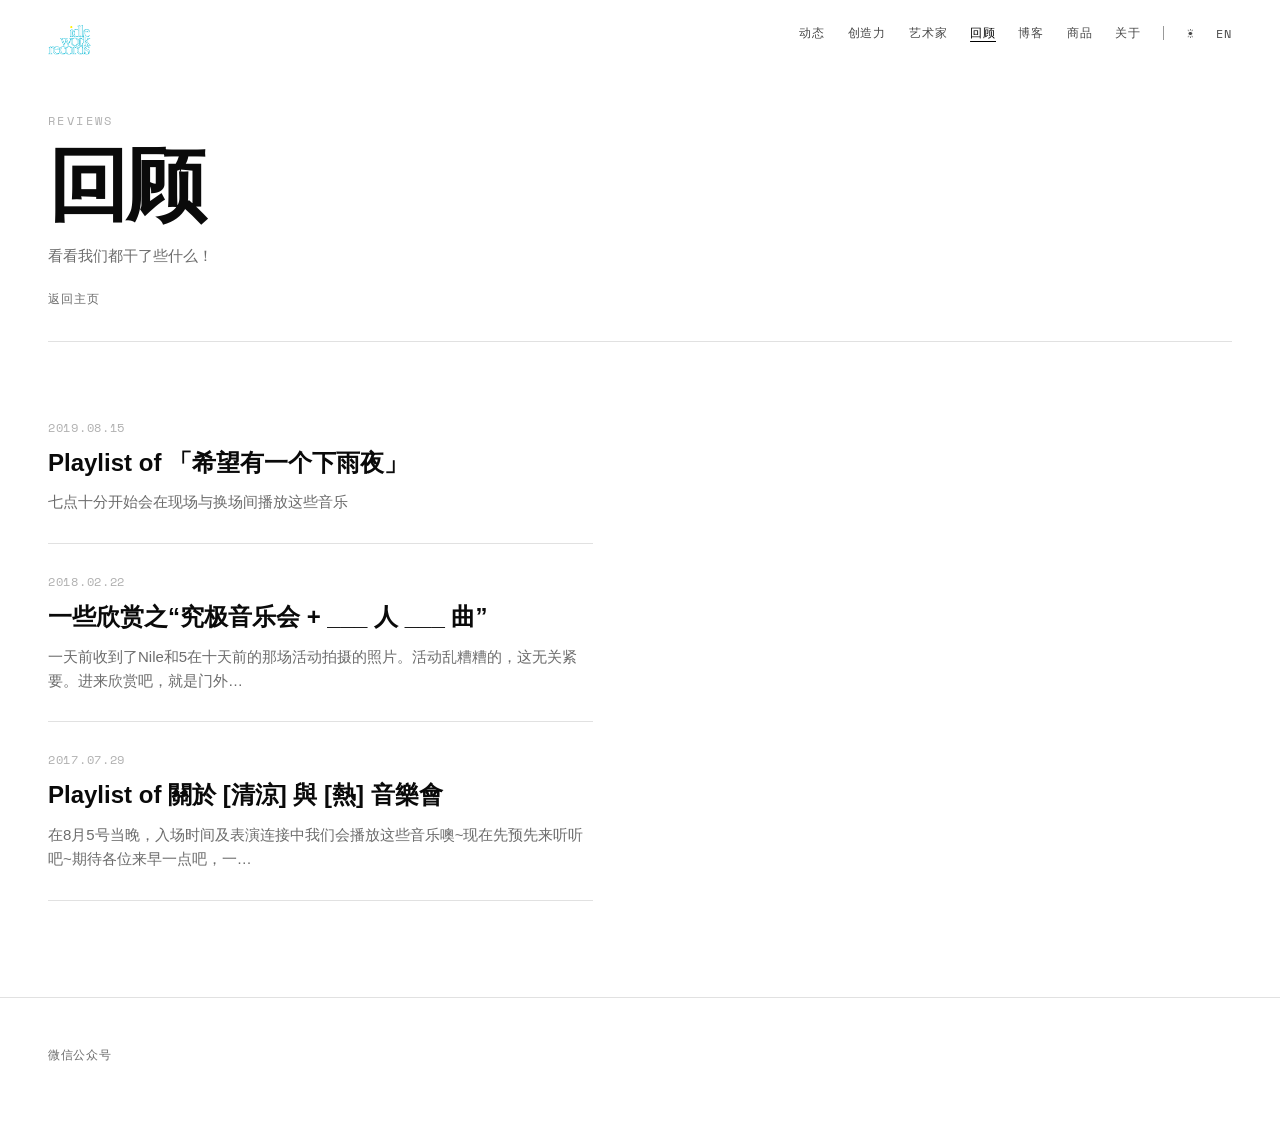
<file: reviews.html>
<!DOCTYPE html>
<html lang="zh-CN">
<head>
  <meta charset="UTF-8" />
  <meta name="viewport" content="width=device-width, initial-scale=1.0" />
  <title>REVIEWS · idlework Records</title>
  <link rel="preconnect" href="https://fonts.googleapis.com" />
  <link rel="preconnect" href="https://fonts.gstatic.com" crossorigin />
  <link rel="icon" href="data:image/svg+xml,%3Csvg%20xmlns='http://www.w3.org/2000/svg'%20viewBox='0%200%2032%2032'%3E%3Crect%20width='32'%20height='32'%20fill='%23f4f1ea'/%3E%3Ccircle%20cx='16'%20cy='16'%20r='9'%20fill='%23c4c0e0'/%3E%3C/svg%3E" />
  <meta name="description" content="idlework Records · 一间手工制作、独立发行朋友间音乐的小厂牌 / A handmade, independently released record label for music by friends." />
  <meta property="og:title" content="idlework Records" />
  <meta property="og:type" content="website" />
  <meta property="og:description" content="idlework Records · 一间手工制作、独立发行朋友间音乐的小厂牌 / A handmade, independently released record label for music by friends." />
  <meta name="theme-color" content="#f4f1ea" />
  <link id="iw-fonts" href="https://fonts.googleapis.com/css2?family=Inter:wght@100..900&family=Newsreader:opsz,wght@6..72,200..800&family=Playfair+Display:wght@400..900&family=Roboto+Flex:opsz,wght,wdth@8..144,100..1000,25..151&family=Source+Serif+4:opsz,wght@8..60,200..900&family=Space+Mono:wght@400;700&family=Work+Sans:wght@100..900&display=swap" rel="stylesheet" />
  <link rel="stylesheet" href="styles.css" />
</head>
<body data-page="reviews">
  <main class="page" id="view">
    <div class="page-head">
      <div class="eyebrow" id="pageEyebrow"></div>
      <h1 id="pageTitle"></h1>
      <p class="intro" id="pageIntro"></p>
      <a class="back-home" href="index.html" data-i18n="back">返回主页</a>
    </div>
    <div id="pageBody"></div>
  </main>
  <script src="data.js"></script>
  <script src="app.js"></script>
</body>
</html>
</file>
<file: styles.css>
/* =========================================================
   idleworkRecords · 厂牌官网
   可变字重 hero + 右上角多按钮导航 + 日夜/中英双主题
   字体：6 款开源可变字体随机切换（Inter / Work Sans / Roboto Flex / Playfair Display / Newsreader / Source Serif 4）；中文走系统回退链（PingFang SC / 微软雅黑）
   ========================================================= */

:root {
  --bg: #ffffff;
  --ink: #0a0a0a;
  --ink-60: rgba(10, 10, 10, 0.6);
  --muted: rgba(10, 10, 10, 0.32);
  --line: rgba(10, 10, 10, 0.12);
  --card: #f3f3f1;
  --mono: "Space Mono", ui-monospace, "Courier New", monospace;
  --sans: "PingFang SC", "Microsoft YaHei", "Noto Sans SC", Helvetica, Arial, sans-serif;
  --pad: 3rem;
  --gutter: 1.8rem;
  --ease: cubic-bezier(0.22, 1, 0.36, 1);
  --live-w: 400;                 /* 全局文字活动：当前字重 */
  --live-sx: 1;                 /* 全局文字活动：当前横向拉伸 */
  --live-sy: 1;                 /* 全局文字活动：当前纵向拉伸 */
  --live-font: var(--sans);     /* 全局文字活动：当前字体 */
}
html.dark {
  --bg: #0a0a0a;
  --ink: #f4f4f2;
  --ink-60: rgba(244, 244, 242, 0.62);
  --muted: rgba(244, 244, 242, 0.38);
  --line: rgba(244, 244, 242, 0.16);
  --card: #181818;
}

* { margin: 0; padding: 0; box-sizing: border-box; }

body {
  background: var(--bg);
  color: var(--ink);
  font-family: var(--sans);
  font-size: 14px; line-height: 1.5;
  -webkit-font-smoothing: antialiased;
  transition: background .5s var(--ease), color .5s var(--ease);
  overflow-x: hidden;
}
a { color: inherit; }

/* ---------- 右上角导航 ---------- */
/* 导航栏：独立固定层，整体反色混合，保证在深浅/彩色背景上自动反色可见 */
.topnav {
  position: fixed; top: 0; left: 0; right: 0; z-index: 200;
  display: flex; align-items: center; justify-content: flex-end;
  padding: 1.5rem var(--pad);
  mix-blend-mode: difference; color: #fff;
  pointer-events: none;   /* 透明全宽区域不拦截点击，避免盖住左上角 LOGO */
}
/* 品牌 LOGO：独立固定元素，不进入反色混合层，保留图片原始颜色 */
.brand {
  position: fixed; top: 1.5rem; left: var(--pad); z-index: 300;
  text-decoration: none; cursor: pointer;
  display: flex; align-items: center;
  transition: opacity .3s ease;
}
.brand:hover { opacity: .7; }
.brand-logo {
  height: 32px; width: auto;
  object-fit: contain;
}
.nav-btns { display: flex; align-items: center; gap: 1.4rem; flex-wrap: wrap; justify-content: flex-end; }
.nav-btns a, .nav-btns button {
  font-family: var(--mono); font-size: 12px; letter-spacing: .08em;
  text-transform: uppercase; color: #fff; text-decoration: none;
  background: none; border: 0; cursor: pointer; opacity: .72;
  transition: opacity .3s ease; padding: 0;
  pointer-events: auto;   /* 仅按钮/链接可点击 */
}
.nav-btns a:hover, .nav-btns button:hover { opacity: 1; }
.nav-btns a.active { opacity: 1; text-decoration: underline; text-underline-offset: 4px; }
.nav-btns .sep { width: 1px; height: 14px; background: rgba(255,255,255,.4); }

/* 汉堡按钮（桌面隐藏，移动端显示）；在反色混合层内保证可见，需单独开启点击 */
.nav-toggle { display: none; }
.nav-toggle {
  flex-direction: column; justify-content: center; gap: 5px;
  width: 30px; height: 30px; padding: 0; margin-left: auto;
  background: none; border: 0; cursor: pointer; pointer-events: auto;
}
.nav-toggle span { display: block; width: 22px; height: 2px; background: #fff; transition: transform .3s var(--ease), opacity .3s var(--ease); }
.nav-toggle.active span:nth-child(1) { transform: translateY(7px) rotate(45deg); }
.nav-toggle.active span:nth-child(2) { opacity: 0; }
.nav-toggle.active span:nth-child(3) { transform: translateY(-7px) rotate(-45deg); }

/* 移动端下拉面板：独立固定层，带实心背景保证可读（不进反色混合） */
.nav-panel { display: none; }
.nav-panel a.nav-panel-home {
  font-family: var(--mono); font-size: 12px; letter-spacing: .1em; text-transform: uppercase;
  color: var(--muted); text-decoration: none; padding: .4rem 0 .9rem;
  border-bottom: 1px solid var(--line); margin-bottom: .4rem;
}


/* ---------- HERO（主页） ---------- */
.hero {
  position: relative; min-height: 100vh;
  display: flex; align-items: center; justify-content: center;
  padding: 0 var(--pad); overflow: hidden;
}
.hero #morphCanvas {
  position: absolute; inset: 0; z-index: 0;
  width: 100%; height: 100%;
  pointer-events: none;
}
.hero .word { z-index: 1; }   /* 文字在图形之上 */
.hero .word {
  position: relative;
  display: grid;                 /* 两层叠放同一格，容器按最大内容定宽 */
  font-family: var(--sans);
  font-weight: 900;             /* 由 JS 用可变字重覆盖 */
  font-size: clamp(2.6rem, 13vw, 12rem);
  line-height: 0.92; letter-spacing: -0.02em;
  text-align: center;
  transform-origin: center;      /* 双轴变形以中心为基准，保持横排 */
  will-change: transform;
  user-select: none;
}
.hero .word .layer {
  grid-area: 1 / 1;             /* 两层叠在同一格，实现交叉淡入 */
  opacity: 0;
  transition: opacity .7s var(--ease);   /* 切换时像溶解般顺滑，不再闪烁 */
}
.hero .word .lc { text-transform: none; }
.hero .word .ch {
  display: inline-block;                 /* 允许独立 transform（偏移/旋转） */
  transform-origin: center;              /* 缩放/旋转绕各自中心，更自然 */
  will-change: font-variation-settings, transform;
  transform: translate(0, 0) rotate(0);
}

/* ---------- 全局文字活动（除导航/页脚外的可见内容） ----------
   font-variation-settings / transform 由 JS 逐元素内联驱动（各自独立随机呼吸 + 字号缩放）；
   下方 root 变量仅作首帧渲染前的中性回退。 */
.live {
  font-family: var(--live-font);
  font-variation-settings: "wght" var(--live-w);
  transform: scale(var(--live-sx), var(--live-sy));
  transform-origin: center;
  will-change: font-variation-settings, transform;
}
#view { transition: opacity 1.1s var(--ease); }   /* 字体轮换时整体柔和溶解，更优雅 */

/* ---------- 子页面 ---------- */
.page { padding: calc(var(--pad) + 4rem) var(--pad) 6rem; min-height: 100vh; }
.page-head { margin-bottom: 3rem; border-bottom: 1px solid var(--line); padding-bottom: 2rem; }
.page-head .eyebrow {
  font-family: var(--mono); font-size: 12px; letter-spacing: .2em;
  color: var(--muted); text-transform: uppercase; margin-bottom: 1rem;
}
.page-head h1 {
  font-family: var(--sans); font-weight: 800;
  font-size: clamp(2.4rem, 7vw, 5rem); line-height: 1; letter-spacing: -0.02em;
}
.page-head .intro { margin-top: 1.2rem; max-width: 52ch; color: var(--ink-60); font-size: 15px; }
.back-home {
  display: inline-block; margin-top: 1.4rem; font-family: var(--mono);
  font-size: 12px; letter-spacing: .08em; text-transform: uppercase;
  color: var(--ink-60); text-decoration: none;
}
.back-home:hover { color: var(--ink); }

/* 滚动浮现 */
.reveal { opacity: 0; transform: translateY(26px); transition: opacity .9s var(--ease), transform .9s var(--ease); }
.reveal.in { opacity: 1; transform: none; }

/* 卡片网格（release / artist / shop） */
.grid { display: grid; grid-template-columns: repeat(3, 1fr); gap: var(--gutter); }
/* MUSIC 页面：单行四格、画幅 1:1（更高优先级，覆盖下方响应式断点） */
body[data-page="music"] .grid { grid-template-columns: repeat(4, 1fr); }
body[data-page="music"] .card .frame { aspect-ratio: 1 / 1; }
/* ARTISTS 页面：单行四格；画幅默认竖版 3:4，上传横版照片时由 JS 改为 4:3 */
body[data-page="artists"] .grid { grid-template-columns: repeat(4, 1fr); }
body[data-page="artists"] .card .frame { aspect-ratio: 3 / 4; }
body[data-page="artists"] .frame .avatar-img {
  width: 100%; height: 100%; object-fit: cover; display: block;
}
/* 艺术家简介：宽度对齐照片（铺满卡片列，与照片同宽），并保留后台输入的自定义换行 */
body[data-page="artists"] .card .bio { max-width: 100%; text-align: left; white-space: pre-line; }
/* MERCH 页面：与 MUSIC 页面一致，单行四格、画幅 1:1 */
body[data-page="merch"] .grid { grid-template-columns: repeat(4, 1fr); }
body[data-page="merch"] .card .frame { aspect-ratio: 1 / 1; }
.card { display: block; text-decoration: none; }
.card .frame {
  width: 100%; aspect-ratio: 4 / 5; overflow: hidden; background: var(--card);
  display: flex; align-items: center; justify-content: center;
  transition: transform 1.1s var(--ease);
}
.card:hover .frame { transform: scale(1.04); }
.card .frame .glyph {
  font-family: var(--mono); font-size: 13px; letter-spacing: .25em;
  color: rgba(255,255,255,.85); text-transform: uppercase; mix-blend-mode: difference;
}
.card .frame .cover-img { width: 100%; height: 100%; object-fit: cover; display: block; }
.card .title { margin-top: 1rem; font-size: 15px; font-weight: 500; color: var(--ink); }
.card .tags { margin-top: .5rem; font-family: var(--mono); font-size: 13px; color: var(--muted); }
.card .bio { margin-top: .7rem; font-size: 13px; line-height: 1.5; color: var(--ink-60); max-width: 34ch; }
.card .price { margin-top: .5rem; font-family: var(--mono); font-size: 13px; color: var(--ink); }
.status {
  display: inline-block; margin-left: .5rem; font-family: var(--mono); font-size: 11px;
  padding: 1px 6px; border: 1px solid var(--line); border-radius: 2px; color: var(--ink-60);
}
.status.sold { color: var(--muted); text-decoration: line-through; }

/* 文字列表（news / reviews / blog） */
.list { max-width: 70ch; }
.list .item { padding: 1.8rem 0; border-bottom: 1px solid var(--line); }
.list .item .meta { font-family: var(--mono); font-size: 12px; color: var(--muted); letter-spacing: .06em; }
.list .item h3 { font-family: var(--sans); font-weight: 700; font-size: 1.5rem; margin: .5rem 0 .6rem; }
.list .item p { color: var(--ink-60); font-size: 15px; line-height: 1.6; }
.list .item .src { font-family: var(--mono); font-size: 12px; color: var(--muted); margin-bottom: .4rem; }
.list-img { width: 100%; max-width: 560px; margin: .9rem 0; border-radius: 4px; display: block; }
/* 列表项标题 / 题图：点击跳转到文章详情页 */
.list .item h3 a, .item-link { color: var(--ink); text-decoration: none; transition: color .25s var(--ease); }
.list .item h3 a:hover { color: var(--ink-60); }

/* 文章详情页（article.html）：充分利用中间区域，提升长文可读性 */
body[data-page="article"] .page-head,
body[data-page="article"] #pageBody {
  max-width: 980px;
  margin-left: auto; margin-right: auto;
}
body[data-page="article"] .page-head .intro { max-width: 78ch; }
body[data-page="article"] #pageBody p {
  color: var(--ink);
  font-size: 14px;
  line-height: 1.7;
  margin: 0 0 0.75em;
  min-height: 1em;
}
/* 居中对齐/右对齐：execCommand 生成的 style 可能带空格，所以用两个属性同时匹配 */
body[data-page="article"] #pageBody p[style*="text-align"][style*="center"],
body[data-page="article"] #pageBody p[align="center"] { text-align: center; }
body[data-page="article"] #pageBody p[style*="text-align"][style*="right"],
body[data-page="article"] #pageBody p[align="right"] { text-align: right; }
/* 保留后台按两次回车产生的空段落（<p><br></p>），避免空行被折叠 */
body[data-page="article"] #pageBody p > br:only-child { line-height: 1.4; }
body[data-page="article"] #pageBody .list-img,
body[data-page="article"] #pageBody .body-img {
  width: 100%; max-width: 100%; height: auto;
  margin: 2rem 0 2.4rem; border-radius: 6px; display: block;
}
body[data-page="article"] #pageBody h2,
body[data-page="article"] #pageBody h3 {
  font-family: var(--sans); font-weight: 800;
  margin: 2.6rem 0 1.1rem; line-height: 1.25;
}
body[data-page="article"] #pageBody h2 { font-size: clamp(1.6rem, 3vw, 2.2rem); }
body[data-page="article"] #pageBody h3 { font-size: clamp(1.25rem, 2.2vw, 1.6rem); }
body[data-page="article"] #pageBody hr {
  border: 0; border-top: 1px solid var(--line);
  margin: 2.4rem 0;
}
body[data-page="article"] #pageBody blockquote {
  border-left: 3px solid var(--ink);
  padding-left: 1.4rem; margin: 2rem 0;
  color: var(--ink-60); font-style: italic;
}
.article-missing { max-width: 700px; margin: 0 auto; padding: 8rem 1.6rem; text-align: center; }
.article-missing h1 { font-family: var(--sans); font-weight: 800; font-size: 2rem; margin-bottom: 1.2rem; }
/* 列表分页：← 当前页输入框 / 总页数 → */
.pagination {
  display: flex; justify-content: center; align-items: center;
  gap: .7rem; margin: 3.2rem 0 1.2rem;
  font-family: var(--mono); font-size: 14px;
  user-select: none;
}
.pagination .page-arrow {
  width: 32px; height: 32px;
  display: inline-flex; align-items: center; justify-content: center;
  border: 1px solid var(--line); border-radius: 6px;
  color: var(--ink); text-decoration: none;
  background: var(--bg);
  transition: background .15s var(--ease), border-color .15s var(--ease);
}
.pagination .page-arrow:hover { background: var(--card); border-color: var(--ink-40); }
.pagination .page-arrow.disabled { color: var(--muted); border-color: var(--line); opacity: .45; pointer-events: none; }
.pagination .page-current {
  width: 44px; height: 32px;
  text-align: center; vertical-align: middle;
  border: 1px solid var(--line); border-radius: 6px;
  background: var(--bg); color: var(--ink);
  font-family: var(--mono); font-size: 14px;
  padding: 0;
  -moz-appearance: textfield;
}
.pagination .page-current::-webkit-outer-spin-button,
.pagination .page-current::-webkit-inner-spin-button { -webkit-appearance: none; margin: 0; }
.pagination .page-slash { color: var(--muted); margin: 0 .1rem; }
.pagination .page-total { color: var(--muted); min-width: 1.2em; text-align: left; }

/* 正文内嵌图片 / 视频（文字段与图片段、视频段自由排序） */
.body-fig { margin: 1.2rem 0; }
.body-img { width: 100%; max-width: 680px; height: auto; border-radius: 6px; display: block; }
.body-video { max-width: 760px; }
.body-video-el { width: 100%; max-width: 100%; height: auto; border-radius: 6px; display: block; background: #000; }
.body-fig figcaption { font-family: var(--mono); font-size: 12px; color: var(--muted);
  margin-top: .5rem; text-align: center; letter-spacing: .03em; }

/* 后台视频块预览 */
.block-video .video-prev { width: 100%; max-width: 360px; height: auto; border-radius: 6px; display: block; background: #000; }
.block-video .b-video { font-size: 12px; }

/* 富文本正文编辑器（后台管理） */
.rt-toolbar { display: flex; align-items: center; gap: .4rem; margin-bottom: .5rem; flex-wrap: wrap; }
.rt-cmd, .rt-color, .rt-font {
  font-family: var(--mono); font-size: 13px; line-height: 1;
  border: 1px solid var(--line); background: var(--bg); color: var(--ink);
  border-radius: 4px; cursor: pointer; height: 28px; min-width: 28px;
  display: inline-flex; align-items: center; justify-content: center; padding: 0 .55rem;
  transition: background .2s var(--ease);
}
.rt-cmd:hover, .rt-color:hover, .rt-font:hover { background: var(--card); }
.rt-font { min-width: 26px; padding: 0 .4rem; }
.rt-color { padding: 0; width: 22px; min-width: 0; height: 22px; border-radius: 50%; border: 1px solid rgba(0,0,0,.22); box-shadow: inset 0 0 0 1px rgba(255,255,255,.35); }
.rt-sep { width: 1px; height: 18px; background: var(--line); margin: 0 .15rem; }
.rt-group { display: inline-flex; align-items: center; gap: .3rem; }
.rt-group-label { font-size: 11px; color: var(--muted); margin: 0 .4rem 0 .2rem; white-space: nowrap; }
.rt-clear { font-size: 12px; }
.rt {
  border: 1px solid var(--line); border-radius: 6px; padding: .8rem .9rem;
  min-height: 7rem; font-size: 14px; line-height: 1.7; color: var(--ink);
  background: var(--bg); outline: none; transition: border-color .2s var(--ease);
}
.rt:focus { border-color: var(--ink); }
.rt:empty:before { content: attr(placeholder); color: var(--muted); }

/* 调色板浮层（后台富文本编辑器） */
.rt-palette {
  position: absolute; z-index: 9000;
  background: var(--bg); color: var(--ink);
  border: 1px solid var(--line); border-radius: 10px;
  box-shadow: 0 16px 50px rgba(0,0,0,.18);
  padding: .8rem; width: 260px;
}
.rt-palette-head { display: flex; align-items: center; justify-content: space-between; margin-bottom: .7rem; font-size: 13px; color: var(--ink-60); }
.rt-palette-close { width: 22px; height: 22px; border-radius: 4px; border: 1px solid var(--line); background: var(--bg); color: var(--ink); cursor: pointer; line-height: 1; }
.rt-palette-close:hover { background: var(--card); }
.rt-palette-grid { display: grid; grid-template-columns: repeat(8, 1fr); gap: 5px; margin-bottom: .7rem; }
.rt-palette-swatch {
  width: 100%; aspect-ratio: 1 / 1; border-radius: 4px; border: 1px solid rgba(0,0,0,.12);
  cursor: pointer; padding: 0; box-shadow: inset 0 0 0 1px rgba(255,255,255,.3);
}
.rt-palette-swatch:hover { transform: scale(1.08); }
.rt-palette-custom { display: flex; align-items: center; gap: .4rem; }
.rt-palette-custom span { color: var(--muted); font-family: var(--mono); font-size: 12px; }
.rt-palette-custom input {
  flex: 1; font-family: var(--mono); font-size: 13px; text-transform: lowercase;
  border: 1px solid var(--line); border-radius: 4px; background: var(--bg); color: var(--ink); padding: .35rem .5rem;
}
.rt-palette-custom button {
  font-family: var(--mono); font-size: 12px; cursor: pointer;
  border: 1px solid var(--line); border-radius: 4px; background: var(--bg); color: var(--ink); padding: .4rem .7rem;
}
.rt-palette-custom button:hover { background: var(--ink); color: var(--bg); }
.rt-palette-open.rt-back { background: var(--ink-60); color: var(--bg); }

/* 前台文章正文：加粗 / 下划线 / 彩色文字 / 对齐 / 视频（浏览器默认即生效，此处仅作保险） */
body[data-page="article"] #pageBody b,
body[data-page="article"] #pageBody strong { font-weight: 700; }
body[data-page="article"] #pageBody u { text-decoration: underline; }

/* 关于页（ABOUT）：单篇厂牌介绍，铺满整宽、右栏不再留白 */
.about-wrap { max-width: 1120px; margin: 0 auto; }
.about-cover { width: 100%; border-radius: 6px; display: block; margin: 0 0 2.2rem; }
.about-body { color: var(--ink); columns: 2; column-gap: 3.5rem; }
.about-body p { font-size: 16px; line-height: 1.9; margin: 0 0 1.3rem; break-inside: avoid; }
.about-body .body-fig { margin: 1.6rem 0; break-inside: avoid; }
.about-body .body-img { width: 100%; max-width: 100%; border-radius: 6px; display: block; }
.about-body .body-fig figcaption { font-family: var(--mono); font-size: 12px; color: var(--muted);
  margin-top: .5rem; text-align: center; letter-spacing: .03em; }

/* 有封面图时：左图（吸顶）+ 右正文 的两栏编辑式布局，更充分地利用横向空间 */
@supports (selector(:has(*))) {
  .about-wrap:has(.about-cover) {
    display: grid; grid-template-columns: 0.82fr 1.18fr; gap: 3.5rem; align-items: start;
  }
  .about-wrap:has(.about-cover) .about-cover {
    position: sticky; top: 7rem; margin: 0; max-height: 82vh; object-fit: cover;
  }
  .about-wrap:has(.about-cover) .about-body { columns: 1; }
}

@media (max-width: 860px) {
  .about-wrap:has(.about-cover) { grid-template-columns: 1fr; gap: 0; }
  .about-wrap:has(.about-cover) .about-cover {
    position: static; max-height: none; margin: 0 0 2.2rem;
  }
  .about-body { columns: 1; column-gap: 0; }
}

/* 页脚 */
.footer {
  border-top: 1px solid var(--line);
  padding: 3rem var(--pad) 4rem;
  display: flex; justify-content: space-between; align-items: flex-end; flex-wrap: wrap; gap: 1.5rem;
}
.footer .f-links { display: flex; gap: 1.6rem; flex-wrap: wrap; }
.footer .f-links a {
  font-family: var(--mono); font-size: 12px; letter-spacing: .06em;
  color: var(--ink-60); text-decoration: none; text-transform: uppercase;
}
.footer .f-links a:hover { color: var(--ink); }
.footer .f-copy { font-family: var(--mono); font-size: 11px; color: var(--muted); letter-spacing: .05em; text-align: right; line-height: 1.8; }

/* ---------- 响应式 ---------- */
@media (max-width: 900px) {
  :root { --pad: 1.6rem; --gutter: 1rem; }
  .grid { grid-template-columns: repeat(2, 1fr); }

  /* 桌面内联导航隐藏，改用汉堡菜单（PC/Mac 体验保持不变） */
  .nav-btns-inline { display: none; }
  .nav-toggle { display: flex; }
  .nav-panel {
    display: flex; flex-direction: column;
    position: fixed; top: 0; right: 0; z-index: 250;
    width: min(80vw, 320px); height: 100vh; height: 100dvh;
    background: var(--bg); color: var(--ink);
    border-left: 1px solid var(--line);
    padding: 5.5rem 1.8rem 2rem;
    gap: .2rem;
    transform: translateX(100%); transition: transform .35s var(--ease);
    box-shadow: -12px 0 40px rgba(0,0,0,.16);
  }
  .nav-panel.open { transform: translateX(0); }
  .nav-panel a:not(.nav-panel-home) {
    font-family: var(--mono); font-size: 14px; letter-spacing: .08em; text-transform: uppercase;
    color: var(--ink); text-decoration: none; padding: .85rem 0; border-bottom: 1px solid var(--line);
  }
  .nav-panel a.active { font-weight: 700; }
  .nav-panel-foot { display: flex; gap: 1rem; margin-top: 1.4rem; }
  .nav-panel-foot button {
    font-family: var(--mono); font-size: 13px; cursor: pointer; color: var(--ink);
    background: none; border: 1px solid var(--line); border-radius: 3px; padding: .55rem 1rem;
  }

  /* 4 列网格页面在平板降为 2 列（更高优先级，覆盖 body[data-page] 规则） */
  body[data-page="music"] .grid,
  body[data-page="artists"] .grid,
  body[data-page="merch"] .grid { grid-template-columns: repeat(2, 1fr); }
}
/* 菜单展开时锁定背景滚动 */
body.nav-open { overflow: hidden; }

@media (max-width: 560px) {
  .nav-panel { width: min(86vw, 340px); padding: 5rem 1.5rem 2rem; }
  .list .item h3 { font-size: 1.3rem; }
  .page-head h1 { letter-spacing: -0.01em; }
  .footer { flex-direction: column; align-items: flex-start; }
  .footer .f-copy { text-align: left; }
}

/* ---------- ARTS 发行详情浮层 ---------- */
body.no-scroll { overflow: hidden; }
.detail-modal { position: fixed; inset: 0; z-index: 500; display: none; }
.detail-modal.open { display: block; }
.detail-backdrop { position: absolute; inset: 0; background: rgba(0,0,0,.5); backdrop-filter: blur(4px); -webkit-backdrop-filter: blur(4px); }
.detail-panel {
  position: absolute; top: 50%; left: 50%; transform: translate(-50%, -50%);
  width: min(1320px, 92vw); max-height: min(78vh, 720px); overflow: hidden;
  background: var(--bg); color: var(--ink);
  border: 1px solid var(--line); border-radius: 14px;
  box-shadow: 0 30px 80px rgba(0,0,0,.35);
  display: flex; flex-direction: column;
  animation: detailIn .4s var(--ease);
}
@keyframes detailIn { from { opacity: 0; transform: translate(-50%, -46%); } to { opacity: 1; transform: translate(-50%, -50%); } }
.detail-close {
  position: absolute; top: 1.1rem; right: 1.1rem; z-index: 2;
  width: 40px; height: 40px; border-radius: 50%;
  border: 1px solid var(--line); background: var(--bg); color: var(--ink);
  font-size: 16px; cursor: pointer; line-height: 1;
}
.detail-close:hover { background: var(--card); }
.detail-cover { position: relative; aspect-ratio: 1 / 1; background: var(--card); overflow: hidden; }
.detail-cover-img { width: 100%; height: 100%; object-fit: contain; display: block; }
.detail-cover-grad { width: 100%; height: 100%; }
.detail-info {
  display: flex; flex-direction: column;
  overflow: hidden;
}
.detail-info-header { flex: 0 0 auto; padding: 3rem 3rem 0; }
.detail-info-scroll {
  flex: 1 1 auto;
  overflow-y: auto;
  padding: 1.2rem 3rem 3.4rem;
}
.detail-tags { font-family: var(--mono); font-size: 12px; letter-spacing: .08em; text-transform: uppercase; color: var(--muted); }
.detail-title { font-family: var(--sans); font-weight: 800; font-size: 2.6rem; line-height: 1.1; margin: .8rem 0 1.3rem; }
.detail-desc { font-size: 16px; line-height: 1.9; color: var(--ink-60); white-space: pre-line; }
.detail-actions { margin-top: 2rem; }
.detail-listen {
  display: inline-block; font-family: var(--mono); font-size: 13px; letter-spacing: .06em; text-transform: uppercase;
  color: var(--bg); background: var(--ink); text-decoration: none; padding: .9rem 1.6rem; border-radius: 4px;
}
.detail-listen:hover { opacity: .85; }

/* 摄影集详情浮层：6 张缩略图 + 右下角「查看全部」 */
.pb-thumbs { display: grid; grid-template-columns: repeat(3, 1fr); gap: 8px; margin-top: 1.8rem; }
.pb-thumb {
  width: 100%; aspect-ratio: 1 / 1; padding: 0; cursor: pointer;
  border: 1px solid var(--line); border-radius: 6px; overflow: hidden; background: var(--card);
}
.pb-thumb img { width: 100%; height: 100%; object-fit: cover; display: block; transition: transform .3s var(--ease); }
.pb-thumb:hover img { transform: scale(1.05); }
.pb-empty { font-family: var(--mono); font-size: 12px; letter-spacing: .1em; color: var(--muted); padding: 4px 0; }
.pb-actions { margin-top: 1.8rem; display: flex; justify-content: flex-end; }
.pb-viewall {
  display: inline-block; font-family: var(--mono); font-size: 13px; letter-spacing: .06em; text-transform: uppercase;
  color: var(--bg); background: var(--ink); text-decoration: none; padding: .9rem 1.6rem; border-radius: 4px;
}
.pb-viewall:hover { opacity: .85; }

@media (min-width: 720px) {
  .detail-panel { flex-direction: row; width: min(1320px, 92vw); max-height: min(78vh, 720px); }
  .detail-cover { flex: 5.5 1 0; min-height: 0; min-width: 0; aspect-ratio: auto; }
  .detail-info { flex: 4.5 1 0; min-height: 0; min-width: 0; }
  .detail-info-header { padding: 3.4rem 3.4rem 0; }
  .detail-info-scroll { padding: 1.4rem 3.4rem 3.8rem; }
  .detail-title { font-size: 3rem; }
}

/* ---------- 创造力页：摄影集子标题 ---------- */
.sub-head {
  font-family: var(--mono);
  font-size: 13px; letter-spacing: .14em; text-transform: uppercase;
  color: var(--muted);
  margin: 4rem 0 1.6rem; padding-top: 2.4rem;
  border-top: 1px solid var(--line);
}
/* 创造力页：摄影集子标题在「专辑 + 摄影集」共用网格内，跨整行 */
.grid-mixed .sub-head-grid {
  grid-column: 1 / -1;
  margin: 2.6rem 0 .4rem; padding-top: 1.6rem;
  border-top: 1px solid var(--line);
  font-size: 12px; letter-spacing: .18em;
}
.grid-mixed .sub-head-grid::before {
  content: "— "; opacity: .55;
}
.card[data-static] { cursor: default; }

/* 摄影集卡片左上角小徽章，区分于专辑卡 */
.photobook-card { position: relative; }
.pb-badge {
  position: absolute; top: .55rem; left: .55rem; z-index: 2;
  font-family: var(--mono);
  font-size: 10px; letter-spacing: .14em;
  padding: .22rem .5rem;
  background: rgba(0,0,0,.62); color: #fff;
  border-radius: 2px;
  pointer-events: none;
}
html.dark .pb-badge { background: rgba(255,255,255,.78); color: #0a0a0a; }

/* ---------- 摄影集画廊浮层 ---------- */
.gallery-modal { position: fixed; inset: 0; z-index: 600; display: none; }
.gallery-modal.open { display: block; }
.gallery-backdrop { position: absolute; inset: 0; background: rgba(0,0,0,.62); backdrop-filter: blur(4px); -webkit-backdrop-filter: blur(4px); }
.gallery-panel {
  position: absolute; top: 50%; left: 50%; transform: translate(-50%, -50%);
  width: min(1520px, 96vw); max-height: 92vh; display: flex; flex-direction: column;
  background: var(--bg); color: var(--ink);
  border: 1px solid var(--line); border-radius: 12px;
  box-shadow: 0 30px 90px rgba(0,0,0,.4); overflow: hidden;
  animation: galleryIn .35s var(--ease);
}
@keyframes galleryIn { from { opacity: 0; transform: translate(-50%, -46%); } to { opacity: 1; transform: translate(-50%, -50%); } }
.gallery-close {
  position: absolute; top: .8rem; right: .8rem; z-index: 3;
  width: 36px; height: 36px; border-radius: 50%;
  border: 1px solid var(--line); background: var(--bg); color: var(--ink);
  font-size: 15px; cursor: pointer; line-height: 1;
}
.gallery-close:hover { background: var(--card); }
.gallery-bar {
  display: flex; align-items: center; justify-content: space-between;
  padding: .9rem 1.2rem; border-bottom: 1px solid var(--line);
  font-family: var(--mono); font-size: 12px; letter-spacing: .06em;
}
.gallery-title { font-weight: 700; }
.gallery-counter { color: var(--muted); }
.gallery-stage {
  position: relative; flex: 1; min-height: 70vh;
  display: flex; align-items: center; justify-content: center;
  background: var(--card); padding: 1rem;
}
.gallery-img { max-width: 100%; max-height: 78vh; object-fit: contain; display: block; }
.gallery-nav {
  position: absolute; top: 50%; transform: translateY(-50%);
  width: 46px; height: 46px; border-radius: 50%;
  border: 1px solid var(--line); background: rgba(255,255,255,.82); color: #111;
  font-size: 26px; line-height: 1; cursor: pointer; user-select: none;
  display: flex; align-items: center; justify-content: center;
}
.gallery-nav:hover { background: #fff; }
.gallery-prev { left: 1rem; }
.gallery-next { right: 1rem; }
.gallery-thumbs {
  display: flex; gap: 8px; padding: .8rem; overflow-x: auto;
  border-top: 1px solid var(--line); background: var(--bg);
}
.gallery-thumb {
  flex: 0 0 auto; width: 76px; height: 76px; padding: 0;
  border: 2px solid transparent; border-radius: 6px; overflow: hidden;
  cursor: pointer; background: var(--card);
}
.gallery-thumb img { width: 100%; height: 100%; object-fit: cover; display: block; }
.gallery-thumb.active { border-color: var(--ink); }
@media (max-width: 600px) {
  .gallery-thumb { width: 56px; height: 56px; }
  .gallery-nav { width: 38px; height: 38px; font-size: 22px; }
  .gallery-panel { width: min(1000px, 96vw); }
  .gallery-stage { min-height: 52vh; }
  .gallery-img { max-height: 64vh; }
}

/* ---------- 后台：摄影集多图上传列表 ---------- */
.mi-list { display: flex; flex-wrap: wrap; gap: 8px; margin-bottom: 8px; padding: 6px; border: 1px dashed transparent; border-radius: 8px; transition: background .15s, border-color .15s; }
.mi-list.drag-over { background: rgba(0,0,0,.04); border-color: var(--line); }
html.dark .mi-list.drag-over { background: rgba(255,255,255,.06); }
.mi-item { position: relative; width: 88px; height: 88px; border: 1px solid var(--line); border-radius: 6px; overflow: hidden; background: var(--card); cursor: grab; user-select: none; transition: transform .15s, opacity .15s, box-shadow .15s; }
.mi-item img { width: 100%; height: 100%; object-fit: cover; display: block; pointer-events: none; }
.mi-item:active { cursor: grabbing; }
.mi-item.dragging { opacity: .35; transform: scale(.96); box-shadow: 0 8px 20px rgba(0,0,0,.15); }
.mi-del {
  position: absolute; top: 2px; right: 2px; width: 20px; height: 20px;
  border-radius: 50%; border: none; background: rgba(0,0,0,.6); color: #fff;
  font-size: 11px; line-height: 1; cursor: pointer;
}
.mi-del:hover { background: #c0392b; }
.img-multi { display: block; margin-top: 6px; }

/* ---------- 摄影集独立网页（photobook.html?pb=N） ---------- */
.pb-page { max-width: 1080px; margin: 0 auto; padding: 7rem 1.6rem 5rem; }
.pb-back {
  display: inline-block; font-family: var(--mono); font-size: 13px; letter-spacing: .06em; text-transform: uppercase;
  color: var(--muted); text-decoration: none; margin-bottom: 2.4rem;
}
.pb-back:hover { color: var(--ink); }
.pb-hero { display: grid; grid-template-columns: 1fr; gap: 2rem; align-items: start; }
.pb-hero-cover { aspect-ratio: 1 / 1; background: var(--card); border: 1px solid var(--line); border-radius: 10px; overflow: hidden; }
.pb-hero-cover img { width: 100%; height: 100%; object-fit: cover; display: block; }
.pb-hero-tags { font-family: var(--mono); font-size: 12px; letter-spacing: .08em; text-transform: uppercase; color: var(--muted); }
.pb-hero-title { font-family: var(--sans); font-weight: 800; font-size: 2.6rem; line-height: 1.1; margin: .7rem 0 1.2rem; }
.pb-hero-desc { font-size: 16px; line-height: 1.9; color: var(--ink-60); white-space: pre-line; max-width: 56ch; }
.pb-grid {
  display: grid; grid-template-columns: repeat(3, 1fr); gap: 12px;
  margin-top: 3rem; border-top: 1px solid var(--line); padding-top: 3rem;
}
.pb-cell { padding: 0; cursor: pointer; aspect-ratio: 1 / 1; border: 1px solid var(--line); border-radius: 8px; overflow: hidden; background: var(--card); }
.pb-cell img { width: 100%; height: 100%; object-fit: cover; display: block; transition: transform .35s var(--ease); }
.pb-cell:hover img { transform: scale(1.04); }
.pb-empty { grid-column: 1 / -1; font-family: var(--mono); font-size: 13px; letter-spacing: .1em; color: var(--muted); padding: 1rem 0; }
.pb-missing { max-width: 700px; margin: 0 auto; padding: 9rem 1.6rem; text-align: center; }
.pb-missing h1 { font-family: var(--sans); font-size: 2rem; margin-bottom: 1rem; }
@media (min-width: 760px) {
  .pb-hero { grid-template-columns: 0.9fr 1.1fr; gap: 3rem; }
  .pb-hero-title { font-size: 3.2rem; }
  .pb-grid { grid-template-columns: repeat(4, 1fr); gap: 16px; }
}

/* =========================================================
   后台管理界面（admin.html 专用；其余前台页面不会触发这些选择器）
   ========================================================= */
.admin { display: grid; grid-template-columns: 260px 1fr; min-height: 100vh; }
.admin-side {
  border-right: 1px solid var(--line); padding: 1.6rem 1.2rem;
  position: sticky; top: 0; align-self: start; height: 100vh; overflow-y: auto;
  background: var(--bg);
}
.admin-brand {
  display: inline-block; font-family: var(--mono); font-size: 12px;
  letter-spacing: .08em; text-transform: uppercase; color: var(--ink-60);
  text-decoration: none; margin-bottom: 1.6rem;
}
.admin-brand:hover { color: var(--ink); }
.admin-side h2 {
  font-family: var(--mono); font-size: 11px; letter-spacing: .2em;
  text-transform: uppercase; color: var(--muted); margin-bottom: 1rem;
}
.admin-side ul { list-style: none; margin: 0 0 1.6rem; }
.admin-side li {
  padding: .7rem .8rem; border-radius: 6px; cursor: pointer;
  font-size: 14px; color: var(--ink-60); margin-bottom: .2rem;
  transition: background .2s ease, color .2s ease;
}
.admin-side li:hover { background: var(--card); color: var(--ink); }
.admin-side li.active { background: var(--ink); color: var(--bg); }
.admin-actions { display: flex; flex-direction: column; gap: .6rem; }
.admin-actions button, .admin-head .btn {
  font-family: var(--mono); font-size: 12px; letter-spacing: .06em;
  text-transform: uppercase; cursor: pointer; padding: .7rem .9rem;
  border: 1px solid var(--line); border-radius: 6px; background: var(--bg);
  color: var(--ink); transition: background .2s ease, color .2s ease;
}
.admin-actions button:hover, .admin-head .btn:hover { background: var(--ink); color: var(--bg); }
.admin-actions .primary { background: var(--ink); color: var(--bg); }
.admin-actions .primary:hover { opacity: .85; }

.admin-main { padding: 1.8rem 2.2rem 4rem; }
.admin-head { display: flex; align-items: center; justify-content: space-between;
  margin-bottom: 1.6rem; border-bottom: 1px solid var(--line); padding-bottom: 1.2rem; }
.admin-head-actions { display: flex; gap: .6rem; }
.admin-head h1 { font-family: var(--sans); font-weight: 800; font-size: 1.8rem; }
.admin-note {
  font-family: var(--mono); font-size: 11px; color: var(--muted);
  line-height: 1.7; margin-bottom: 1.4rem; max-width: 70ch;
}

.item-card {
  border: 1px solid var(--line); border-radius: 10px; padding: 1.2rem 1.3rem;
  margin-bottom: 1.2rem; background: var(--card);
}
.item-card-head {
  display: flex; align-items: center; justify-content: space-between;
  font-family: var(--mono); font-size: 12px; letter-spacing: .06em;
  color: var(--ink-60); margin-bottom: 1rem;
}
.item-card-head button {
  font-family: var(--mono); font-size: 11px; cursor: pointer;
  border: 1px solid var(--line); border-radius: 5px; background: var(--bg);
  color: #c0392b; padding: .35rem .7rem;
}
.item-card-head button:hover { background: #c0392b; color: #fff; }
.item-collapse { font-family: var(--mono); font-size: 11px; cursor: pointer;
  border: 1px solid var(--line); border-radius: 5px; background: var(--bg);
  color: var(--ink-60); padding: .35rem .7rem; white-space: nowrap; }
.item-collapse:hover { background: var(--ink); color: var(--bg); }
/* 折叠态：隐藏条目正文区域，仅保留标题栏，便于长列表快速浏览/定位 */
.item-card.collapsed .fields { display: none; }
.item-card.collapsed { padding-bottom: 1.2rem; }
.item-drag { display: inline-block; cursor: grab; color: var(--muted); font-size: 15px; line-height: 1;
  padding: 0 .35rem; user-select: none; transition: color .15s; }
.item-drag:hover { color: var(--ink); }
.item-drag:active { cursor: grabbing; }
.item-head-title { flex: 1; }
.item-card.drag-over { outline: 2px dashed var(--ink); outline-offset: -3px; }
.item-card.dragging { opacity: .45; }
.item-card-ghost { opacity: .85; box-shadow: 0 20px 60px rgba(0,0,0,.22); border-radius: 10px; background: var(--card); }
body.dragging-card { user-select: none; }
.fields { display: grid; grid-template-columns: 1fr 1fr; gap: 1rem 1.2rem; }
.fields label { display: flex; flex-direction: column; gap: .35rem; font-size: 12px; color: var(--ink-60); }
.fields label.full { grid-column: 1 / -1; }
.fields input[type="text"], .fields textarea {
  font-family: var(--sans); font-size: 14px; color: var(--ink);
  border: 1px solid var(--line); border-radius: 6px; background: var(--bg);
  padding: .6rem .7rem; width: 100%; resize: vertical;
}
.fields textarea { min-height: 96px; line-height: 1.6; }
.fields input.img-in { font-size: 12px; }
.img-prev { max-width: 160px; max-height: 120px; border-radius: 6px; margin-top: .5rem; display: block; }
.img-del { margin-top: .4rem; align-self: flex-start; font-family: var(--mono); font-size: 11px;
  cursor: pointer; border: 1px solid var(--line); border-radius: 5px; background: var(--bg);
  color: #c0392b; padding: .3rem .6rem; }
.hint { color: var(--muted); font-size: 11px; }

/* 栏目级信息编辑器（标题/说明 中英文） */
.page-info { border: 1px solid var(--line); border-radius: 10px; padding: 1.2rem 1.3rem; margin-bottom: 1.4rem; background: var(--card); }
.page-info-title { font-family: var(--mono); font-size: 12px; letter-spacing: .08em; text-transform: uppercase;
  color: var(--ink-60); margin-bottom: 1rem; }
.page-info-grid { display: grid; grid-template-columns: 1fr 1fr; gap: 1rem 1.2rem; }
.page-info-grid .pi-field { display: flex; flex-direction: column; gap: .35rem; font-size: 12px; color: var(--ink-60); }
.page-info-grid .pi-field input { font-family: var(--sans); font-size: 14px; color: var(--ink);
  border: 1px solid var(--line); border-radius: 6px; background: var(--bg); padding: .6rem .7rem; width: 100%; }
@media (max-width: 760px) { .page-info-grid { grid-template-columns: 1fr; } }

/* 联系方式编辑器（页脚链接） */
.social-list { display: flex; flex-direction: column; gap: .8rem; margin-top: 1rem; }
.social-row { display: grid; grid-template-columns: 1fr 1fr auto; gap: 1rem 1.2rem; align-items: end; }
.social-row .pi-field { display: flex; flex-direction: column; gap: .35rem; font-size: 12px; color: var(--ink-60); }
.social-row .pi-field input { font-family: var(--sans); font-size: 14px; color: var(--ink);
  border: 1px solid var(--line); border-radius: 6px; background: var(--bg); padding: .6rem .7rem; width: 100%; }
@media (max-width: 760px) { .social-row { grid-template-columns: 1fr; } }

/* 正文区块编辑器（文字段 / 图片段自由排序） */
.body-editor { grid-column: 1 / -1; border: 1px dashed var(--line); border-radius: 8px; padding: 1rem; margin-top: .4rem; background: var(--bg); }
.body-editor-label { font-family: var(--mono); font-size: 11px; letter-spacing: .05em; color: var(--muted); margin-bottom: .8rem; }
.body-blocks { display: flex; flex-direction: column; gap: .8rem; }
.block { border: 1px solid var(--line); border-radius: 8px; padding: .7rem .8rem; background: var(--card); }
.block-text textarea { width: 100%; min-height: 80px; font-family: var(--sans); font-size: 14px; color: var(--ink);
  border: 1px solid var(--line); border-radius: 6px; background: var(--bg); padding: .6rem .7rem; resize: vertical; line-height: 1.6; }
.block-tools { display: flex; gap: .4rem; justify-content: flex-end; margin-bottom: .5rem; }
.block-tools button { font-family: var(--mono); font-size: 12px; line-height: 1; cursor: pointer;
  border: 1px solid var(--line); border-radius: 5px; background: var(--bg); color: var(--ink-60); padding: .28rem .55rem; }
.block-tools button:hover { background: var(--ink); color: var(--bg); }
.block-body { display: flex; flex-direction: column; gap: .5rem; }
.block-body .b-img { font-size: 12px; }
.block-body .b-cap { font-family: var(--sans); font-size: 13px; color: var(--ink);
  border: 1px solid var(--line); border-radius: 6px; background: var(--bg); padding: .45rem .6rem; }
.body-add { display: flex; gap: .6rem; margin-top: .8rem; }
.body-add button { font-family: var(--mono); font-size: 12px; cursor: pointer;
  border: 1px solid var(--line); border-radius: 6px; background: var(--bg); color: var(--ink); padding: .55rem .9rem; }
.body-add button:hover { background: var(--ink); color: var(--bg); }

@media (max-width: 760px) {
  .admin { grid-template-columns: 1fr; }
  .admin-side { position: static; height: auto; border-right: 0; border-bottom: 1px solid var(--line); }
  .fields { grid-template-columns: 1fr; }
}

/* 图片裁剪弹窗（固定画幅：3:4 / 1:1） */
.crop-modal {
  position: fixed; inset: 0; z-index: 1000;
  display: flex; align-items: center; justify-content: center;
  background: rgba(18,18,22,.8); padding: 1.2rem;
}
.crop-modal[hidden] { display: none; }
.crop-dialog {
  background: var(--bg); border: 1px solid var(--line); border-radius: 12px;
  padding: 1rem; max-width: 560px; width: 100%;
  display: flex; flex-direction: column; gap: .8rem;
}
.crop-stage {
  position: relative; overflow: hidden; border-radius: 8px;
  background: #111; touch-action: none; cursor: grab;
  width: 100%; height: min(70vh, 480px);
}
.crop-stage:active { cursor: grabbing; }
.crop-stage img {
  position: absolute; top: 0; left: 0; user-select: none;
  -webkit-user-drag: none; pointer-events: none; max-width: none;
}
.crop-window {
  position: absolute; box-sizing: border-box;
  border: 1px solid rgba(255,255,255,.92);
  box-shadow: 0 0 0 9999px rgba(0,0,0,.55);
  pointer-events: none;
}
.crop-bar { display: flex; align-items: center; gap: 1rem; flex-wrap: wrap; }
.crop-zoom { display: flex; align-items: center; gap: .6rem; font-family: var(--mono);
  font-size: 12px; color: var(--ink-60); flex: 1; }
.crop-zoom input { flex: 1; }
.crop-btns { display: flex; gap: .6rem; }
.crop-btns button {
  font-family: var(--mono); font-size: 12px; cursor: pointer;
  border: 1px solid var(--line); border-radius: 6px; padding: .6rem 1rem;
}
.crop-cancel { background: var(--bg); color: var(--ink); }
.crop-ok { background: var(--ink); color: var(--bg); }
.crop-hint { font-family: var(--mono); font-size: 11px; color: var(--muted); text-align: center; }
</file>
